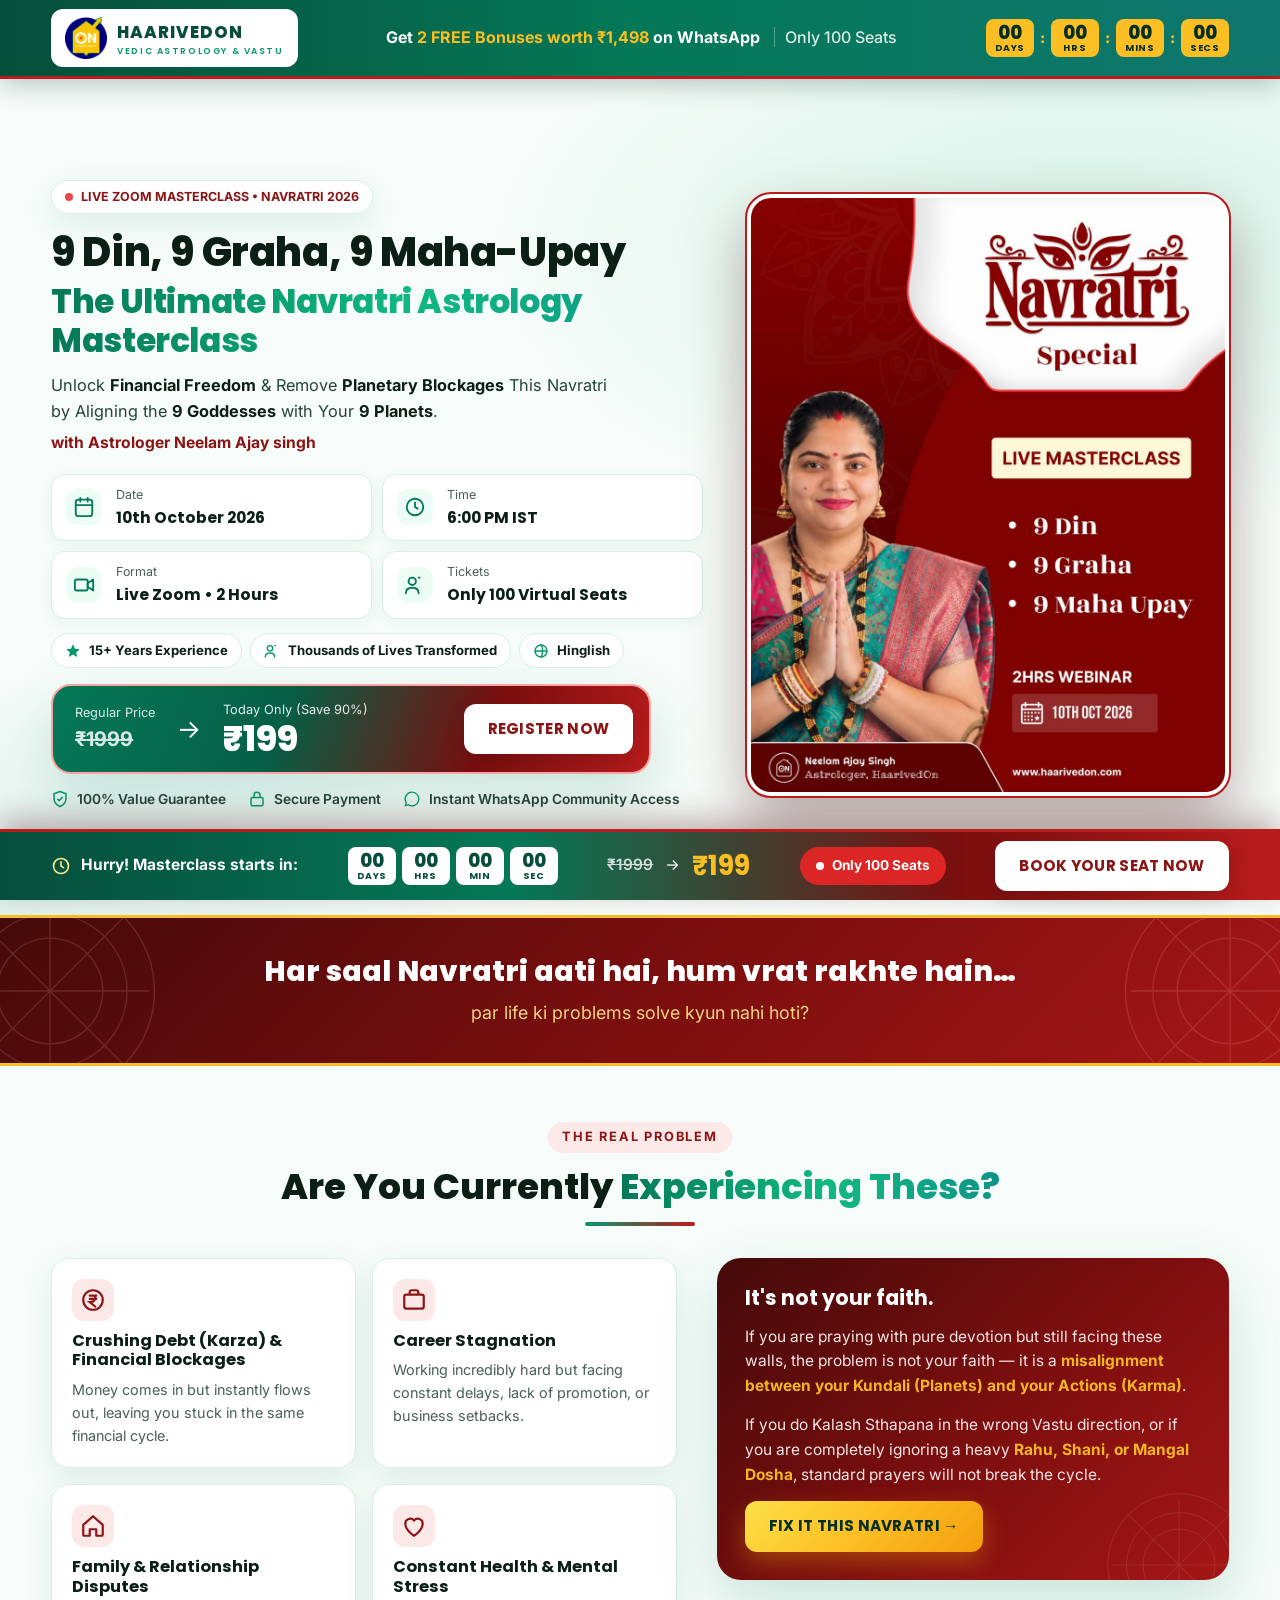
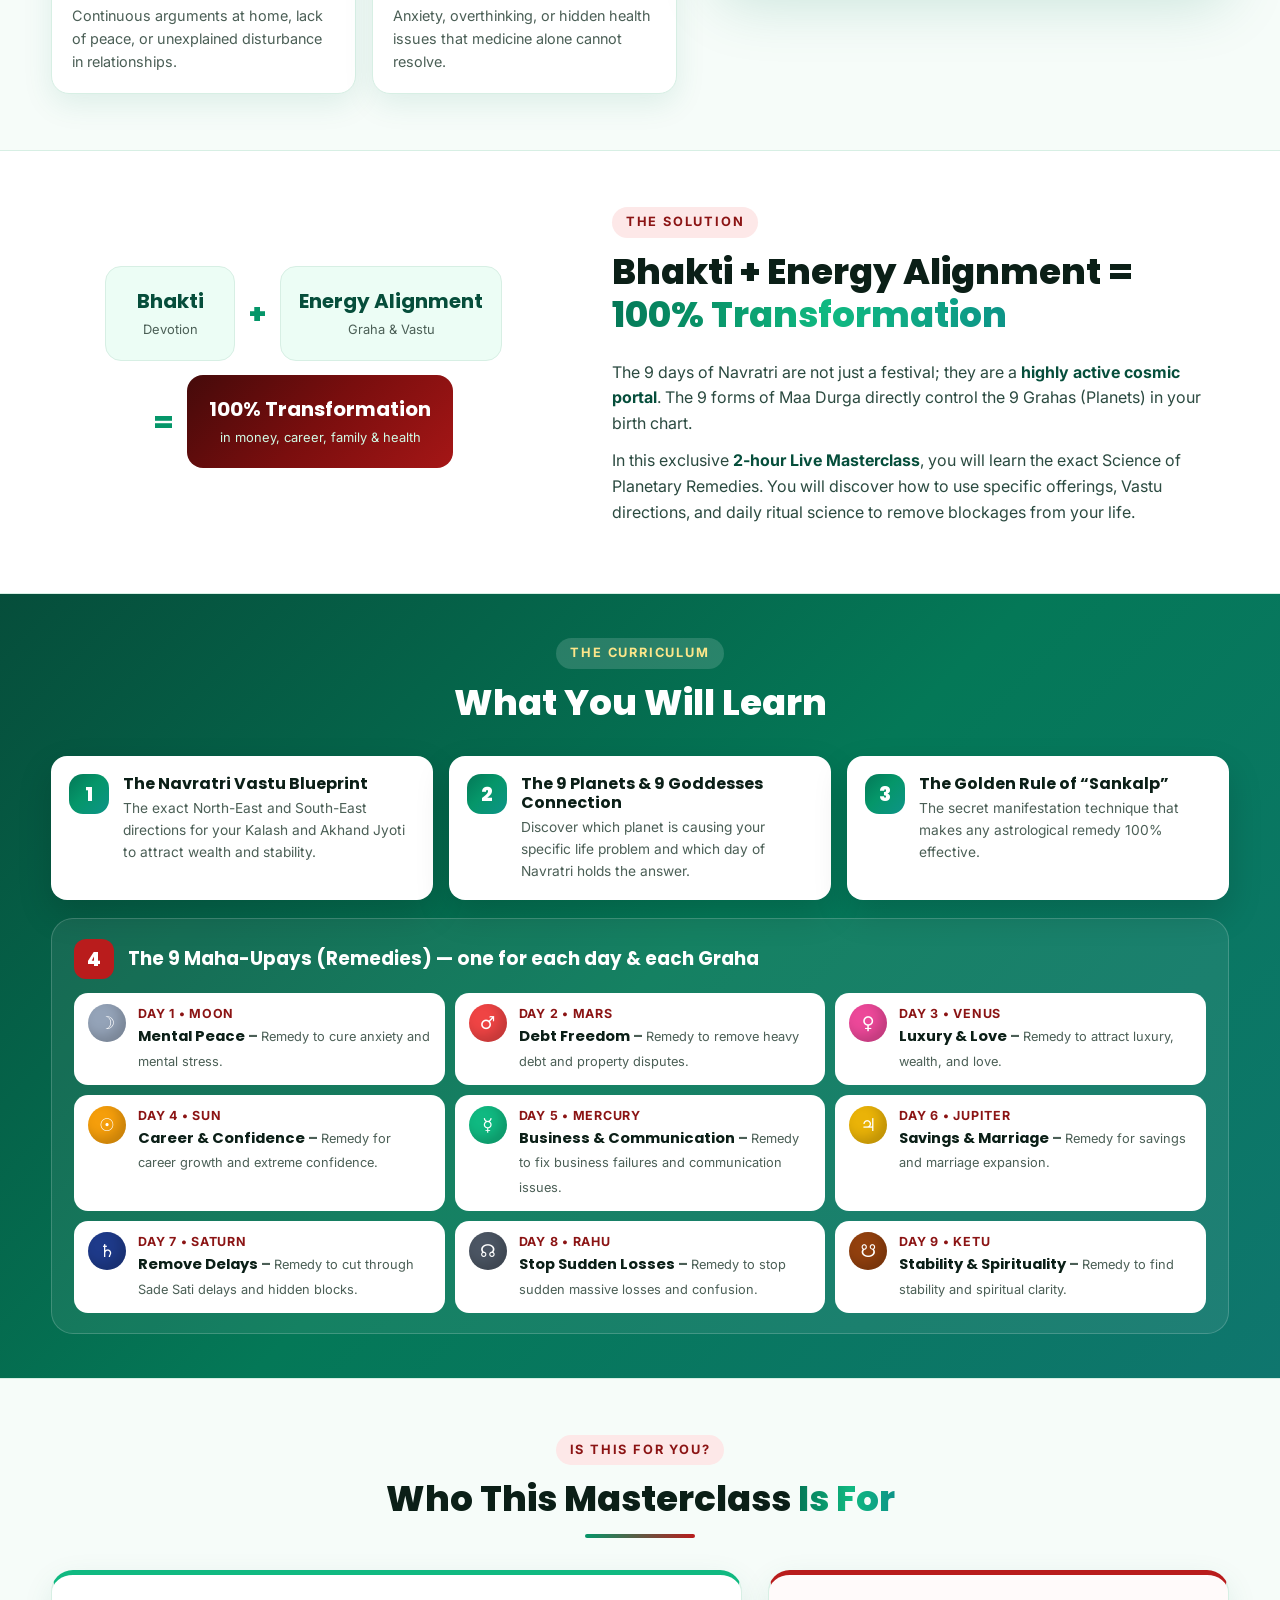
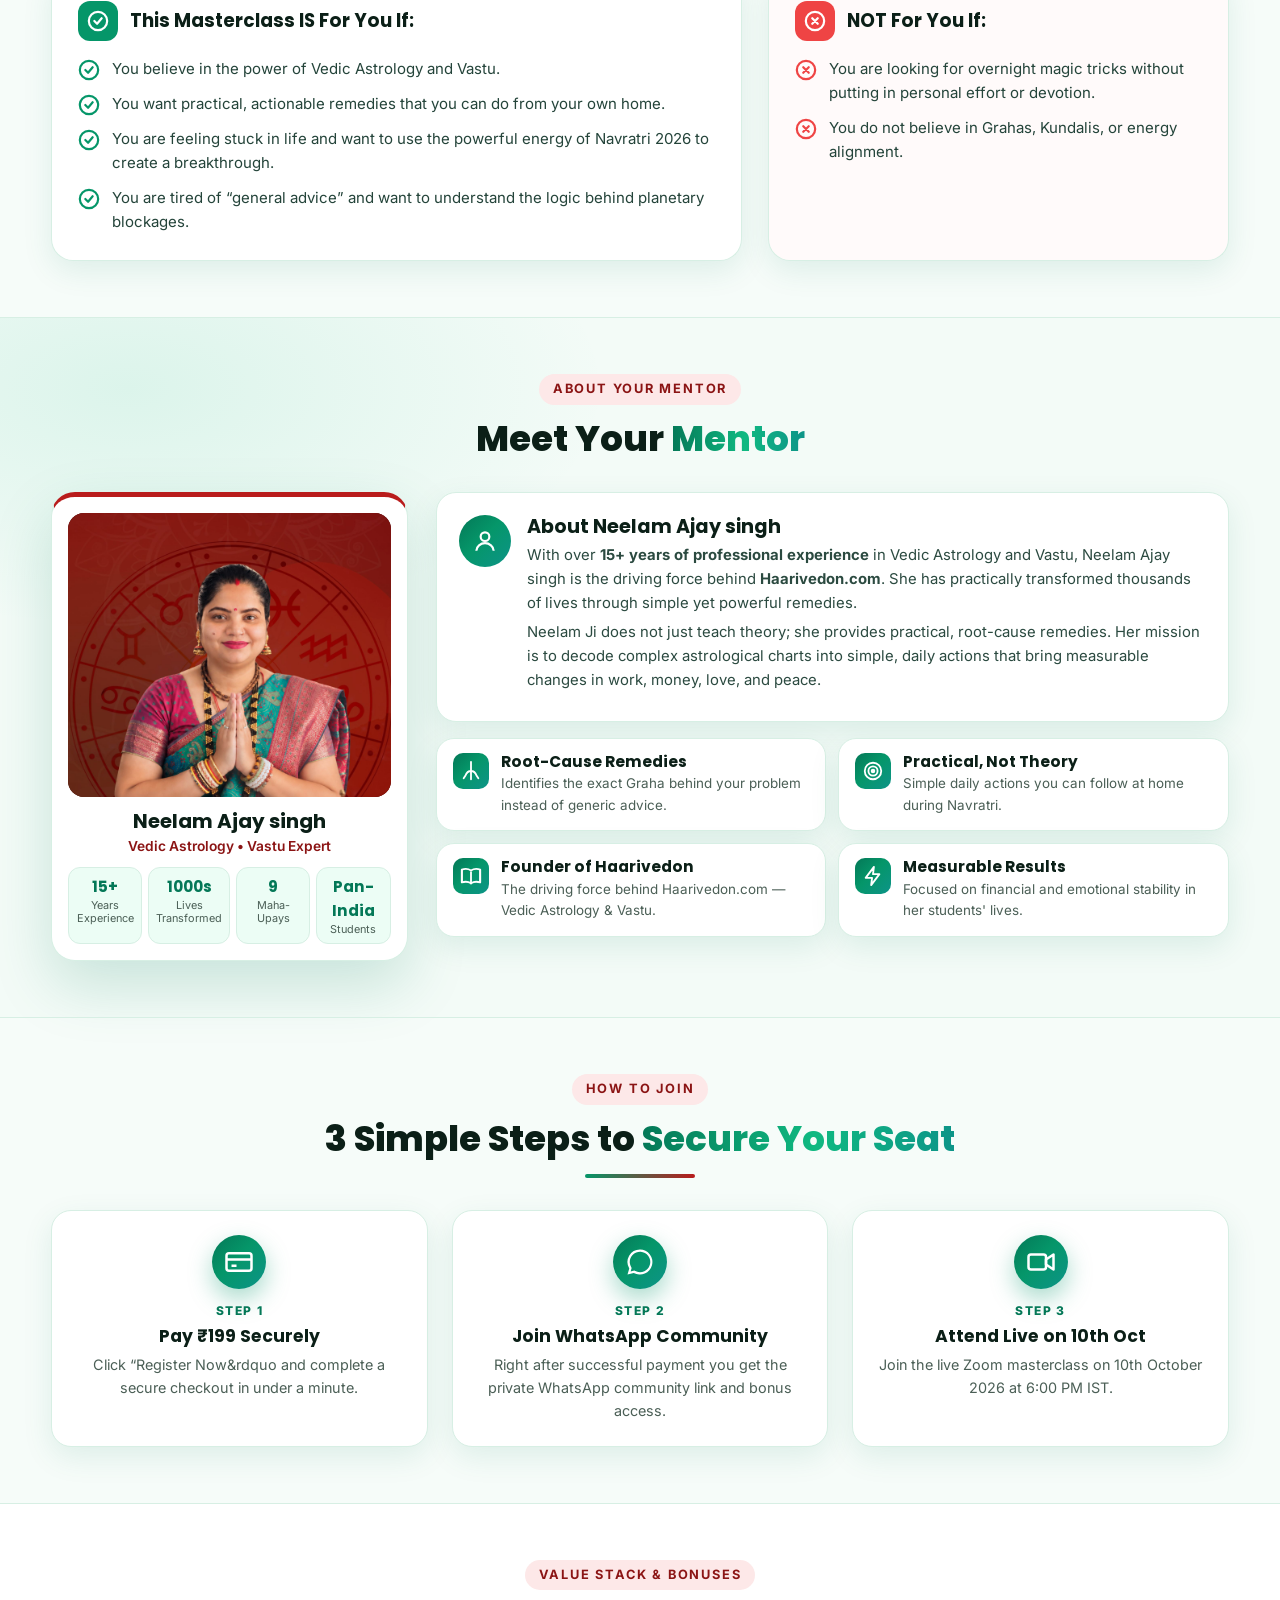
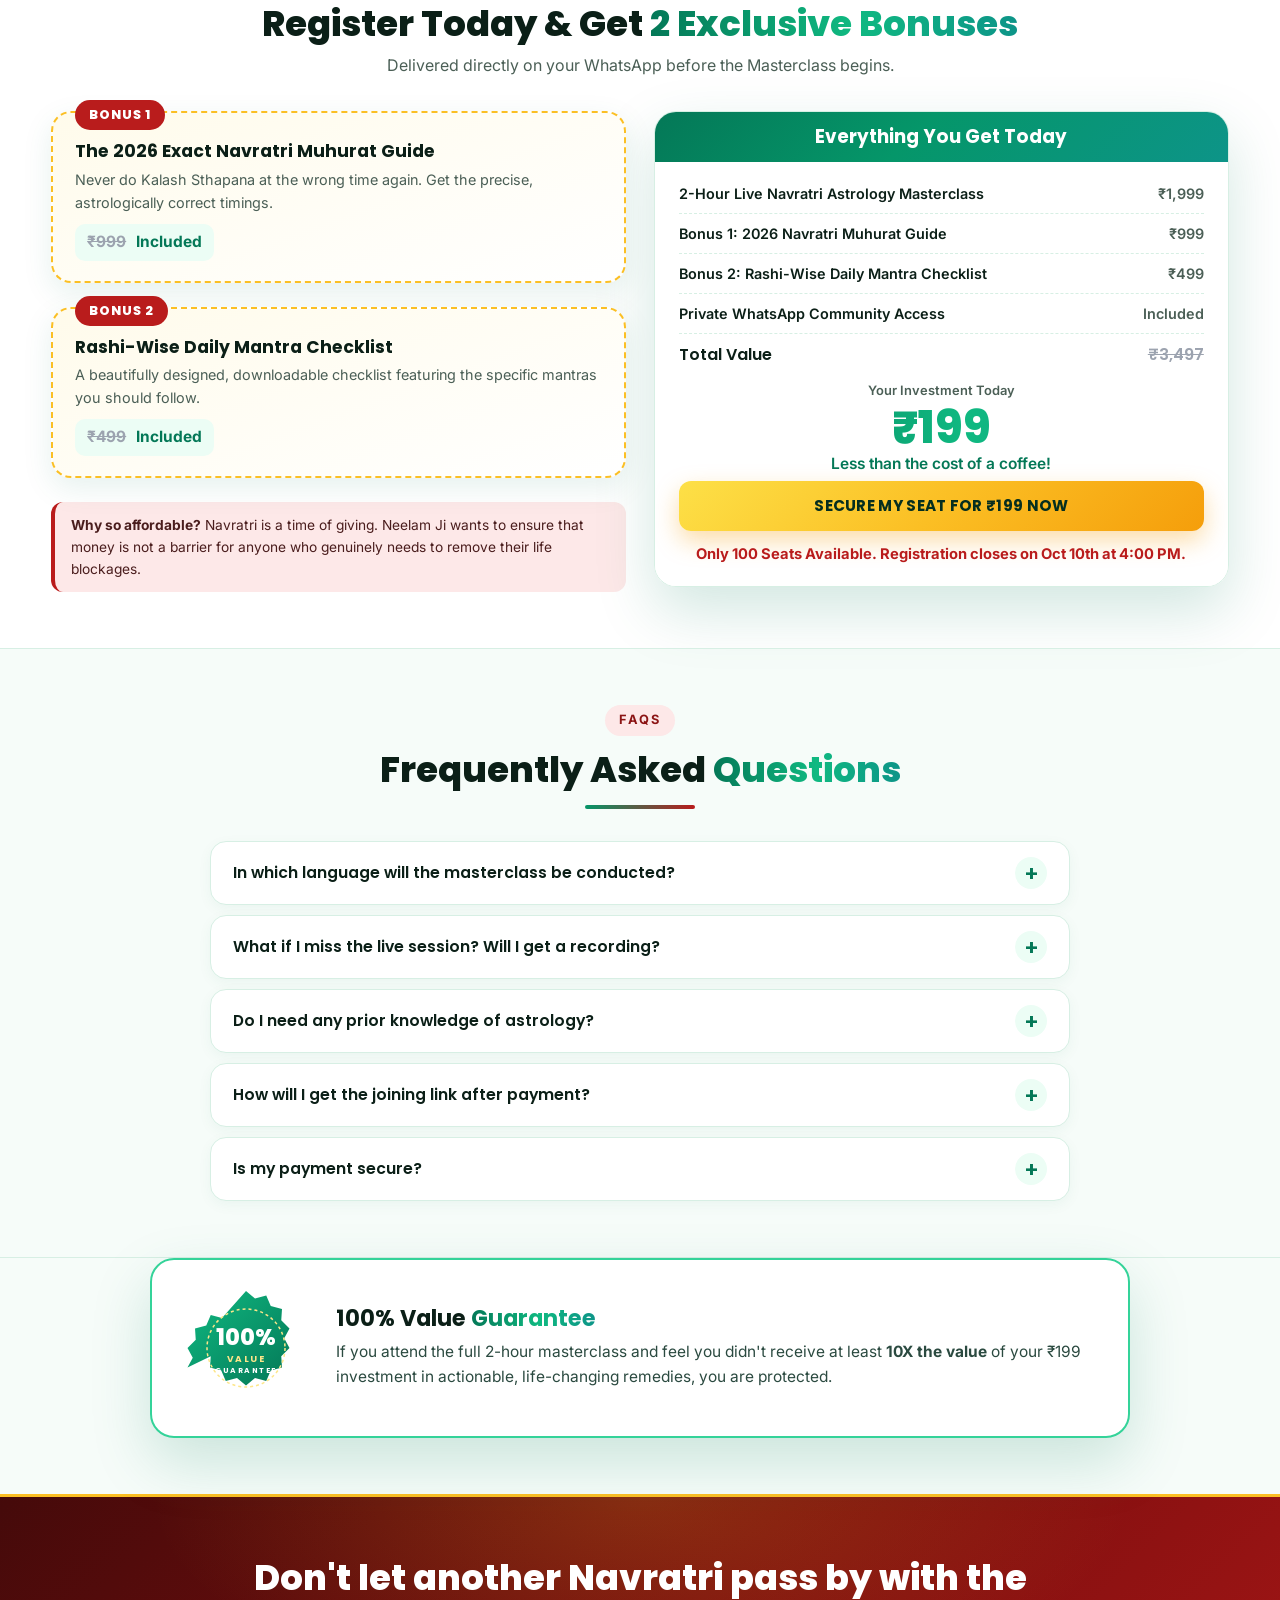
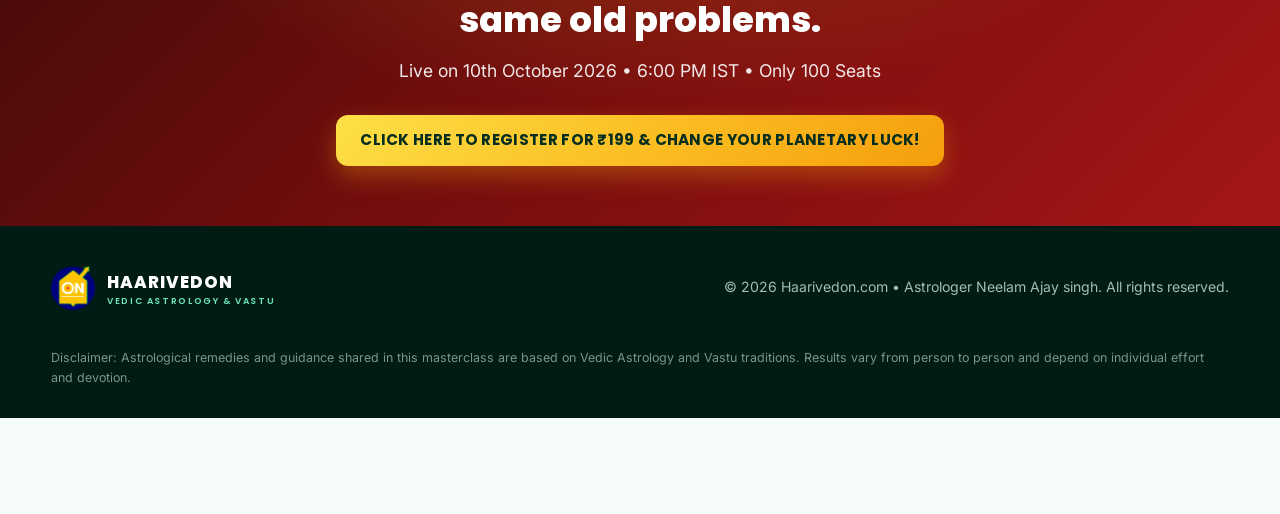
<file: index.html>
<!DOCTYPE html>
<html lang="en">

<head>
  <meta charset="UTF-8">
  <meta name="viewport" content="width=device-width, initial-scale=1.0, viewport-fit=cover">
  <link rel="icon" type="image/svg+xml" href="assets/logo1.png">
  <title>9 Din, 9 Graha, 9 Maha-Upay | Navratri Astrology Masterclass with Neelam Ajay singh – HAARIVEDON</title>
  <meta name="description"
    content="Live Zoom Navratri Astrology Masterclass by Neelam Ajay singh on 10 October 2026, 6:00 PM IST. Learn the 9 Maha-Upays to remove planetary blockages. Register for just Rs 199.">
  <meta property="og:title" content="The Ultimate Navratri Astrology Masterclass – HAARIVEDON">
  <meta property="og:description"
    content="9 Din, 9 Graha, 9 Maha-Upay. Live on 10 October 2026, 6:00 PM IST. Only 100 seats. Rs 199.">
  <meta name="theme-color" content="#047857">
  <link rel="preconnect" href="https://fonts.googleapis.com">
  <link rel="preconnect" href="https://fonts.gstatic.com" crossorigin>
  <link
    href="https://fonts.googleapis.com/css2?family=Inter:wght@400;500;600;700&family=Poppins:wght@500;600;700;800&display=swap"
    rel="stylesheet">
  <link rel="stylesheet" href="styles.css">
  <script src="config.js"></script>
  <!-- Meta Pixel Code -->
  <script>
    !function (f, b, e, v, n, t, s) {
      if (f.fbq) return; n = f.fbq = function () {
        n.callMethod ?
        n.callMethod.apply(n, arguments) : n.queue.push(arguments)
      };
      if (!f._fbq) f._fbq = n; n.push = n; n.loaded = !0; n.version = '2.0';
      n.queue = []; t = b.createElement(e); t.async = !0;
      t.src = v; s = b.getElementsByTagName(e)[0];
      s.parentNode.insertBefore(t, s)
    }(window, document, 'script',
      'https://connect.facebook.net/en_US/fbevents.js');
    fbq('init', '1376595110915461');
    fbq('track', 'PageView');
  </script>
  <noscript><img height="1" width="1" style="display:none"
      src="https://www.facebook.com/tr?id=1376595110915461&ev=PageView&noscript=1" /></noscript>
  <!-- End Meta Pixel Code -->
</head>

<body>

  <svg width="0" height="0" style="position:absolute" aria-hidden="true">
    <defs>
      <symbol id="i-cal" viewBox="0 0 24 24" fill="none" stroke="currentColor" stroke-width="2" stroke-linecap="round"
        stroke-linejoin="round">
        <rect x="3" y="4" width="18" height="18" rx="3" />
        <path d="M8 2v4M16 2v4M3 10h18" />
      </symbol>
      <symbol id="i-clock" viewBox="0 0 24 24" fill="none" stroke="currentColor" stroke-width="2"
        stroke-linecap="round">
        <circle cx="12" cy="12" r="9" />
        <path d="M12 7v5l3 2" />
      </symbol>
      <symbol id="i-video" viewBox="0 0 24 24" fill="none" stroke="currentColor" stroke-width="2"
        stroke-linejoin="round">
        <rect x="2" y="6" width="14" height="12" rx="2" />
        <path d="M16 10l6-4v12l-6-4z" />
      </symbol>
      <symbol id="i-users" viewBox="0 0 24 24" fill="none" stroke="currentColor" stroke-width="2"
        stroke-linecap="round">
        <circle cx="9" cy="8" r="4" />
        <path d="M2 21c0-4 3-6 7-6s7 2 7 6M16 4a4 4 0 011 0" />
      </symbol>
      <symbol id="i-check" viewBox="0 0 24 24" fill="none" stroke="currentColor" stroke-width="2.4"
        stroke-linecap="round" stroke-linejoin="round">
        <circle cx="12" cy="12" r="10" />
        <path d="M8 12l3 3 5-6" />
      </symbol>
      <symbol id="i-x" viewBox="0 0 24 24" fill="none" stroke="currentColor" stroke-width="2.4" stroke-linecap="round">
        <circle cx="12" cy="12" r="10" />
        <path d="M9 9l6 6M15 9l-6 6" />
      </symbol>
      <symbol id="i-shield" viewBox="0 0 24 24" fill="none" stroke="currentColor" stroke-width="2"
        stroke-linejoin="round">
        <path d="M12 2l8 3v6c0 5-3.5 9-8 11-4.5-2-8-6-8-11V5z" />
        <path d="M8.5 12l2.2 2.2 4.8-5" />
      </symbol>
      <symbol id="i-lock" viewBox="0 0 24 24" fill="none" stroke="currentColor" stroke-width="2">
        <rect x="4" y="10" width="16" height="11" rx="2" />
        <path d="M8 10V7a4 4 0 018 0v3" />
      </symbol>
      <symbol id="i-wa" viewBox="0 0 24 24" fill="currentColor">
        <path
          d="M12 2a10 10 0 00-8.6 15.1L2 22l5-1.3A10 10 0 1012 2zm0 18.2a8.2 8.2 0 01-4.2-1.2l-.3-.2-3 .8.8-2.9-.2-.3A8.2 8.2 0 1112 20.2z" />
      </symbol>
      <symbol id="i-star" viewBox="0 0 24 24" fill="currentColor">
        <path d="M12 2l3 6.6 7 .7-5.3 4.8 1.6 7-6.3-3.8L5.7 21l1.6-7L2 9.3l7-.7z" />
      </symbol>
      <symbol id="i-coin" viewBox="0 0 24 24" fill="none" stroke="currentColor" stroke-width="2" stroke-linecap="round">
        <circle cx="12" cy="12" r="9" />
        <path d="M9 8h6M9 11h6M13 8c2 0 2 6-4 6l5 4" />
      </symbol>
      <symbol id="i-brief" viewBox="0 0 24 24" fill="none" stroke="currentColor" stroke-width="2"
        stroke-linejoin="round">
        <rect x="3" y="7" width="18" height="13" rx="2" />
        <path d="M8 7V5a2 2 0 012-2h4a2 2 0 012 2v2" />
      </symbol>
      <symbol id="i-home" viewBox="0 0 24 24" fill="none" stroke="currentColor" stroke-width="2"
        stroke-linejoin="round">
        <path d="M3 11l9-8 9 8v9a1 1 0 01-1 1h-5v-6H9v6H4a1 1 0 01-1-1z" />
      </symbol>
      <symbol id="i-heart" viewBox="0 0 24 24" fill="none" stroke="currentColor" stroke-width="2"
        stroke-linejoin="round">
        <path d="M12 21s-8-5-8-11a4.5 4.5 0 018-3 4.5 4.5 0 018 3c0 6-8 11-8 11z" />
      </symbol>
      <symbol id="i-user" viewBox="0 0 24 24" fill="none" stroke="currentColor" stroke-width="2">
        <circle cx="12" cy="8" r="4" />
        <path d="M4 21c0-4 4-7 8-7s8 3 8 7" />
      </symbol>
      <symbol id="i-root" viewBox="0 0 24 24" fill="none" stroke="currentColor" stroke-width="2" stroke-linecap="round">
        <path d="M12 2v10M12 12c-3 0-5 2-6 5M12 12c3 0 5 2 6 5M12 12v9M6 17l-2 3M18 17l2 3" />
      </symbol>
      <symbol id="i-book" viewBox="0 0 24 24" fill="none" stroke="currentColor" stroke-width="2"
        stroke-linejoin="round">
        <path d="M2 5c3-1 7-1 10 1 3-2 7-2 10-1v14c-3-1-7-1-10 1-3-2-7-2-10-1z" />
        <path d="M2 5v14M12 7v14M22 5v14" />
      </symbol>
      <symbol id="i-spark" viewBox="0 0 24 24" fill="none" stroke="currentColor" stroke-width="2"
        stroke-linejoin="round">
        <path d="M13 2L4 14h7l-1 8 9-12h-7z" />
      </symbol>
      <symbol id="i-target" viewBox="0 0 24 24" fill="none" stroke="currentColor" stroke-width="2">
        <circle cx="12" cy="12" r="9" />
        <circle cx="12" cy="12" r="5" />
        <circle cx="12" cy="12" r="1.5" fill="currentColor" />
      </symbol>
      <symbol id="i-card" viewBox="0 0 24 24" fill="none" stroke="currentColor" stroke-width="2">
        <rect x="2" y="5" width="20" height="14" rx="2" />
        <path d="M2 10h20M6 15h4" />
      </symbol>
      <symbol id="i-lang" viewBox="0 0 24 24" fill="none" stroke="currentColor" stroke-width="2" stroke-linecap="round">
        <circle cx="12" cy="12" r="9" />
        <path d="M3 12h18M12 3c3 3 3 15 0 18M12 3c-3 3-[...]
    <symbol id=" logo" viewBox="0 0 40 40">
          <circle cx="20" cy="20" r="19" fill="#047857" />
          <g fill="none" stroke="#fde68a" stroke-width="1.6">
            <circle cx="20" cy="20" r="11" />
            <path d="M20 5v6M20 29v6M5 20h6M29 20h6" />
          </g>
      </symbol>
      <symbol id="mandala" viewBox="0 0 200 200">
        <g fill="none" stroke="currentColor" stroke-width="1.2">
          <circle cx="100" cy="100" r="95" />
          <circle cx="100" cy="100" r="70" />
          <circle cx="100" cy="100" r="48" />
          <path d="M100 10v180M10 100h180M32 32l136 136M168 32L32 168" />
        </g>
      </symbol>
    </defs>
  </svg>

  <header class="topbar">
    <div class="container">
      <a href="#" class="logo" aria-label="HAARIVEDON home"><img src="assets/logo1.png" alt="HAARIVEDON logo" width="40"
          height="40">
        <div>HAARIVEDON<small>VEDIC ASTROLOGY &amp; VASTU</small></div>
      </a>
      <div class="offer">Get <b>2 FREE Bonuses worth &#8377;1,498</b> on WhatsApp <span>Only 100 Seats</span></div>
      <div class="cd" aria-label="Countdown to masterclass">
        <div class="u"><span data-cd="d">00</span><small>DAYS</small></div><span class="sep">:</span>
        <div class="u"><span data-cd="h">00</span><small>HRS</small></div><span class="sep">:</span>
        <div class="u"><span data-cd="m">00</span><small>MINS</small></div><span class="sep">:</span>
        <div class="u"><span data-cd="s">00</span><small>SECS</small></div>
      </div>
    </div>
  </header>

  <section class="hero">
    <div class="container hero-grid">
      <div>
        <span class="pill"><i class="dot"></i> LIVE ZOOM MASTERCLASS &bull; NAVRATRI 2026</span>
        <h1>9 Din, 9 Graha, 9 Maha-Upay<span class="grad-text">The Ultimate Navratri Astrology Masterclass</span></h1>
        <p class="lead">Unlock <b>Financial Freedom</b> &amp; Remove <b>Planetary Blockages</b> This Navratri by
          Aligning the <b>9 Goddesses</b> with Your <b>9 Planets</b>.</p>
        <p class="by">with Astrologer Neelam Ajay singh</p>

        <div class="info-grid">
          <div class="info">
            <div class="ic"><svg>
                <use href="#i-cal" />
              </svg></div>
            <div><small>Date</small><b>10th October 2026</b></div>
          </div>
          <div class="info">
            <div class="ic"><svg>
                <use href="#i-clock" />
              </svg></div>
            <div><small>Time</small><b>6:00 PM IST</b></div>
          </div>
          <div class="info">
            <div class="ic"><svg>
                <use href="#i-video" />
              </svg></div>
            <div><small>Format</small><b>Live Zoom &bull; 2 Hours</b></div>
          </div>
          <div class="info">
            <div class="ic"><svg>
                <use href="#i-users" />
              </svg></div>
            <div><small>Tickets</small><b>Only 100 Virtual Seats</b></div>
          </div>
        </div>

        <div class="chips">
          <span class="chip"><svg>
              <use href="#i-star" />
            </svg>15+ Years Experience</span>
          <span class="chip"><svg>
              <use href="#i-users" />
            </svg>Thousands of Lives Transformed</span>
          <span class="chip"><svg>
              <use href="#i-lang" />
            </svg>Hinglish</span>
        </div>

        <div class="price-card">
          <div class="old">Regular Price<s>&#8377;<span data-regular>1999</span></s></div>
          <div class="arrow">&rarr;</div>
          <div class="now"><small>Today Only (Save 90%)</small><b>&#8377;<span data-price>199</span></b></div>
          <a href="#register" class="btn btn-white" data-pay>Register Now</a>
        </div>

        <div class="trust">
          <span><svg>
              <use href="#i-shield" />
            </svg>100% Value Guarantee</span>
          <span><svg>
              <use href="#i-lock" />
            </svg>Secure Payment</span>
          <span><svg>
              <use href="#i-wa" />
            </svg>Instant WhatsApp Community Access</span>
        </div>
      </div>

      <div class="reveal">
        <img class="poster-img" src="assets/navratri-poster.jpg"
          alt="Navratri Special Live Masterclass with Neelam Ajay singh – 9 Din, 9 Graha, 9 Maha Upay – 10th Oct 2026"
          width="1278" height="1470">
      </div>
    </div>
  </section>

  <!-- BAND -->
  <section class="band">
    <svg class="band-mandala l" aria-hidden="true">
      <use href="#mandala" />
    </svg><svg class="band-mandala r" aria-hidden="true">
      <use href="#mandala" />
    </svg>
    <div class="container">
      <h2>Har saal Navratri aati hai, hum vrat rakhte hain&hellip;</h2>
      <p>par life ki problems solve kyun nahi hoti?</p>
    </div>
  </section>

  <!-- PROBLEM -->
  <section class="section" id="problem">
    <div class="container">
      <div class="section-head reveal">
        <span class="eyebrow">The Real Problem</span>
        <h2>Are You Currently <span class="grad-text">Experiencing These?</span></h2>
        <div class="bar"></div>
      </div>
      <div class="prob-grid">
        <div class="cards2">
          <div class="card reveal">
            <div class="ic"><svg>
                <use href="#i-coin" />
              </svg></div>
            <h3>Crushing Debt (Karza) &amp; Financial Blockages</h3>
            <p>Money comes in but instantly flows out, leaving you stuck in the same financial cycle.</p>
          </div>
          <div class="card reveal">
            <div class="ic"><svg>
                <use href="#i-brief" />
              </svg></div>
            <h3>Career Stagnation</h3>
            <p>Working incredibly hard but facing constant delays, lack of promotion, or business setbacks.</p>
          </div>
          <div class="card reveal">
            <div class="ic"><svg>
                <use href="#i-home" />
              </svg></div>
            <h3>Family &amp; Relationship Disputes</h3>
            <p>Continuous arguments at home, lack of peace, or unexplained disturbance in relationships.</p>
          </div>
          <div class="card reveal">
            <div class="ic"><svg>
                <use href="#i-heart" />
              </svg></div>
            <h3>Constant Health &amp; Mental Stress</h3>
            <p>Anxiety, overthinking, or hidden health issues that medicine alone cannot resolve.</p>
          </div>
        </div>
        <div class="callout reveal">
          <svg class="mandala">
            <use href="#mandala" />
          </svg>
          <h3>It's not your faith.</h3>
          <p>If you are praying with pure devotion but still facing these walls, the problem is not your faith &mdash;
            it is a <b>misalignment between your Kundali (Planets) and your Actions (Karma)</b>.</p>
          <p>If you do Kalash Sthapana in the wrong Vastu direction, or if you are completely ignoring a heavy <b>Rahu,
              Shani, or Mangal Dosha</b>, standard prayers will not break the cycle.</p>
          <a href="#register" class="btn btn-gold" data-pay>Fix It This Navratri &rarr;</a>
        </div>
      </div>
    </div>
  </section>

  <!-- SOLUTION -->
  <section class="section solution">
    <div class="container sol-grid">
      <div class="reveal">
        <div class="equation">
          <div class="eq"><b>Bhakti</b><small>Devotion</small></div>
          <div class="op">+</div>
          <div class="eq"><b>Energy Alignment</b><small>Graha &amp; Vastu</small></div>
        </div>
        <div class="equation">
          <div class="op">=</div>
          <div class="eq final"><b>100% Transformation</b><small>in money, career, family &amp; health</small></div>
        </div>
      </div>
      <div class="sol-text reveal">
        <div class="section-head" style="text-align:left;margin:0 0 24px">
          <span class="eyebrow">The Solution</span>
          <h2>Bhakti + Energy Alignment = <span class="grad-text">100% Transformation</span></h2>
        </div>
        <p>The 9 days of Navratri are not just a festival; they are a <b>highly active cosmic portal</b>. The 9 forms of
          Maa Durga directly control the 9 Grahas (Planets) in your birth chart.</p>
        <p>In this exclusive <b>2-hour Live Masterclass</b>, you will learn the exact Science of Planetary Remedies. You
          will discover how to use specific offerings, Vastu directions, and daily ritual science to remove blockages
          from your life.</p>
      </div>
    </div>
  </section>

  <!-- CURRICULUM -->
  <section class="section learn" id="learn">
    <div class="container">
      <div class="section-head reveal">
        <span class="eyebrow">The Curriculum</span>
        <h2>What You Will Learn</h2>
      </div>
      <div class="mods">
        <div class="mod reveal">
          <div class="num">1</div>
          <div>
            <h3>The Navratri Vastu Blueprint</h3>
            <p>The exact North-East and South-East directions for your Kalash and Akhand Jyoti to attract wealth and
              stability.</p>
          </div>
        </div>
        <div class="mod reveal">
          <div class="num">2</div>
          <div>
            <h3>The 9 Planets &amp; 9 Goddesses Connection</h3>
            <p>Discover which planet is causing your specific life problem and which day of Navratri holds the answer.
            </p>
          </div>
        </div>
        <div class="mod reveal">
          <div class="num">3</div>
          <div>
            <h3>The Golden Rule of &ldquo;Sankalp&rdquo;</h3>
            <p>The secret manifestation technique that makes any astrological remedy 100% effective.</p>
          </div>
        </div>
      </div>

      <div class="upay reveal">
        <div class="upay-head">
          <div class="num">4</div>
          <div>
            <h3>The 9 Maha-Upays (Remedies) &mdash; one for each day &amp; each Graha</h3>
          </div>
        </div>
        <div class="days">
          <div class="day">
            <div class="planet" style="background:#94a3b8">&#9789;</div>
            <div><small>Day 1 &bull; Moon</small><b>Mental Peace</b>
              <p>Remedy to cure anxiety and mental stress.</p>
            </div>
          </div>
          <div class="day">
            <div class="planet" style="background:#ef4444">&#9794;</div>
            <div><small>Day 2 &bull; Mars</small><b>Debt Freedom</b>
              <p>Remedy to remove heavy debt and property disputes.</p>
            </div>
          </div>
          <div class="day">
            <div class="planet" style="background:#ec4899">&#9792;</div>
            <div><small>Day 3 &bull; Venus</small><b>Luxury &amp; Love</b>
              <p>Remedy to attract luxury, wealth, and love.</p>
            </div>
          </div>
          <div class="day">
            <div class="planet" style="background:#f59e0b">&#9737;</div>
            <div><small>Day 4 &bull; Sun</small><b>Career &amp; Confidence</b>
              <p>Remedy for career growth and extreme confidence.</p>
            </div>
          </div>
          <div class="day">
            <div class="planet" style="background:#10b981">&#9791;</div>
            <div><small>Day 5 &bull; Mercury</small><b>Business &amp; Communication</b>
              <p>Remedy to fix business failures and communication issues.</p>
            </div>
          </div>
          <div class="day">
            <div class="planet" style="background:#eab308">&#9795;</div>
            <div><small>Day 6 &bull; Jupiter</small><b>Savings &amp; Marriage</b>
              <p>Remedy for savings and marriage expansion.</p>
            </div>
          </div>
          <div class="day">
            <div class="planet" style="background:#1e3a8a">&#9796;</div>
            <div><small>Day 7 &bull; Saturn</small><b>Remove Delays</b>
              <p>Remedy to cut through Sade Sati delays and hidden blocks.</p>
            </div>
          </div>
          <div class="day">
            <div class="planet" style="background:#4b5563">&#9738;</div>
            <div><small>Day 8 &bull; Rahu</small><b>Stop Sudden Losses</b>
              <p>Remedy to stop sudden massive losses and confusion.</p>
            </div>
          </div>
          <div class="day">
            <div class="planet" style="background:#92400e">&#9739;</div>
            <div><small>Day 9 &bull; Ketu</small><b>Stability &amp; Spirituality</b>
              <p>Remedy to find stability and spiritual clarity.</p>
            </div>
          </div>
        </div>
      </div>

    </div>
  </section>

  <!-- WHO FOR -->
  <section class="section">
    <div class="container">
      <div class="section-head reveal">
        <span class="eyebrow">Is This For You?</span>
        <h2>Who This Masterclass <span class="grad-text">Is For</span></h2>
        <div class="bar"></div>
      </div>
      <div class="fit-grid">
        <div class="fit yes reveal">
          <h3><span class="badge"><svg width="22" height="22">
                <use href="#i-check" />
              </svg></span>This Masterclass IS For You If:</h3>
          <ul>
            <li><svg>
                <use href="#i-check" />
              </svg>You believe in the power of Vedic Astrology and Vastu.</li>
            <li><svg>
                <use href="#i-check" />
              </svg>You want practical, actionable remedies that you can do from your own home.</li>
            <li><svg>
                <use href="#i-check" />
              </svg>You are feeling stuck in life and want to use the powerful energy of Navratri 2026 to create a
              breakthrough.</li>
            <li><svg>
                <use href="#i-check" />
              </svg>You are tired of &ldquo;general advice&rdquo; and want to understand the logic behind planetary
              blockages.</li>
          </ul>
        </div>
        <div class="fit no reveal">
          <h3><span class="badge"><svg width="22" height="22">
                <use href="#i-x" />
              </svg></span>NOT For You If:</h3>
          <ul>
            <li><svg>
                <use href="#i-x" />
              </svg>You are looking for overnight magic tricks without putting in personal effort or devotion.</li>
            <li><svg>
                <use href="#i-x" />
              </svg>You do not believe in Grahas, Kundalis, or energy alignment.</li>
          </ul>
        </div>
      </div>
    </div>
  </section>

  <!-- MENTOR -->
  <section class="section mentor-sec" id="mentor">
    <div class="container">
      <div class="section-head reveal">
        <span class="eyebrow">About Your Mentor</span>
        <h2>Meet Your <span class="grad-text">Mentor</span></h2>
      </div>
      <div class="mentor-grid">
        <div class="m-card reveal">
          <div class="m-photo" data-mentor-photo>
            <svg viewBox="0 0 200 200" color="#fde68a">
              <use href="#mandala" />
            </svg>
            <span class="ph">NN</span>
          </div>
          <h3>Neelam Ajay singh</h3>
          <div class="role">Vedic Astrology &bull; Vastu Expert</div>
          <div class="stats">
            <div class="stat"><b>15+</b><small>Years Experience</small></div>
            <div class="stat"><b>1000s</b><small>Lives Transformed</small></div>
            <div class="stat"><b>9</b><small>Maha-Upays</small></div>
            <div class="stat"><b>Pan-India</b><small>Students</small></div>
          </div>
        </div>
        <div>
          <div class="about reveal">
            <div class="ic"><svg width="26" height="26">
                <use href="#i-user" />
              </svg></div>
            <div>
              <h3>About Neelam Ajay singh</h3>
              <p>With over <b>15+ years of professional experience</b> in Vedic Astrology and Vastu, Neelam Ajay singh
                is the driving force behind <b>Haarivedon.com</b>. She has practically transformed thousands of lives
                through simple yet powerful remedies.</p>
              <p>Neelam Ji does not just teach theory; she provides practical, root-cause remedies. Her mission is to
                decode complex astrological charts into simple, daily actions that bring measurable changes in work,
                money, love, and peace.</p>
            </div>
          </div>
          <div class="feat">
            <div class="card reveal">
              <div class="ic"><svg>
                  <use href="#i-root" />
                </svg></div>
              <div>
                <h3>Root-Cause Remedies</h3>
                <p>Identifies the exact Graha behind your problem instead of generic advice.</p>
              </div>
            </div>
            <div class="card reveal">
              <div class="ic"><svg>
                  <use href="#i-target" />
                </svg></div>
              <div>
                <h3>Practical, Not Theory</h3>
                <p>Simple daily actions you can follow at home during Navratri.</p>
              </div>
            </div>
            <div class="card reveal">
              <div class="ic"><svg>
                  <use href="#i-book" />
                </svg></div>
              <div>
                <h3>Founder of Haarivedon</h3>
                <p>The driving force behind Haarivedon.com &mdash; Vedic Astrology &amp; Vastu.</p>
              </div>
            </div>
            <div class="card reveal">
              <div class="ic"><svg>
                  <use href="#i-spark" />
                </svg></div>
              <div>
                <h3>Measurable Results</h3>
                <p>Focused on financial and emotional stability in her students' lives.</p>
              </div>
            </div>
          </div>
        </div>
      </div>
    </div>
  </section>

  <!-- HOW IT WORKS -->
  <section class="section" id="how">
    <div class="container">
      <div class="section-head reveal">
        <span class="eyebrow">How To Join</span>
        <h2>3 Simple Steps to <span class="grad-text">Secure Your Seat</span></h2>
        <div class="bar"></div>
      </div>
      <div class="steps">
        <div class="step reveal">
          <div class="n"><svg>
              <use href="#i-card" />
            </svg></div><small>STEP 1</small>
          <h3>Pay &#8377;<span data-price>199</span> Securely</h3>
          <p>Click &ldquo;Register Now&rdquo and complete a secure checkout in under a minute.</p>
        </div>
        <div class="step reveal">
          <div class="n"><svg>
              <use href="#i-wa" />
            </svg></div><small>STEP 2</small>
          <h3>Join WhatsApp Community</h3>
          <p>Right after successful payment you get the private WhatsApp community link and bonus access.</p>
        </div>
        <div class="step reveal">
          <div class="n"><svg>
              <use href="#i-video" />
            </svg></div><small>STEP 3</small>
          <h3>Attend Live on 10th Oct</h3>
          <p>Join the live Zoom masterclass on 10th October 2026 at 6:00 PM IST.</p>
        </div>
      </div>
    </div>
  </section>

  <!-- BONUSES & PRICING -->
  <section class="section bonus-sec" id="register">
    <div class="container">
      <div class="section-head reveal">
        <span class="eyebrow">Value Stack &amp; Bonuses</span>
        <h2>Register Today &amp; Get <span class="grad-text">2 Exclusive Bonuses</span></h2>
        <p>Delivered directly on your WhatsApp before the Masterclass begins.</p>
      </div>
      <div class="bonus-layout">
        <div class="bonus-grid">
          <div class="bonus reveal"><span class="tagb">BONUS 1</span>
            <h3>The 2026 Exact Navratri Muhurat Guide</h3>
            <p>Never do Kalash Sthapana at the wrong time again. Get the precise, astrologically correct timings.</p>
            <span class="val"><s>&#8377;999</s> Included</span>
          </div>
          <div class="bonus reveal"><span class="tagb">BONUS 2</span>
            <h3>Rashi-Wise Daily Mantra Checklist</h3>
            <p>A beautifully designed, downloadable checklist featuring the specific mantras you should follow.</p><span
              class="val"><s>&#8377;499</s> Included</span>
          </div>
          <div class="why"><b>Why so affordable?</b> Navratri is a time of giving. Neelam Ji wants to ensure that money
            is not a barrier for anyone who genuinely needs to remove their life blockages.</div>
        </div>

        <div class="stack reveal">
          <div class="stack-head">
            <h3>Everything You Get Today</h3>
          </div>
          <div class="stack-body">
            <div class="row"><span>2-Hour Live Navratri Astrology Masterclass</span><span>&#8377;1,999</span></div>
            <div class="row"><span>Bonus 1: 2026 Navratri Muhurat Guide</span><span>&#8377;999</span></div>
            <div class="row"><span>Bonus 2: Rashi-Wise Daily Mantra Checklist</span><span>&#8377;499</span></div>
            <div class="row"><span>Private WhatsApp Community Access</span><span>Included</span></div>
            <div class="row total"><span>Total Value</span><span>&#8377;3,497</span></div>
            <div class="today">
              <small>Your Investment Today</small>
              <div class="big grad-text">&#8377;<span data-price>199</span></div>
              <div class="note">Less than the cost of a coffee!</div>
            </div>
            <a href="#" class="btn btn-gold pulse" data-pay>Secure My Seat for &#8377;<span data-price>199</span>
              Now</a>
            <div class="closing">Only 100 Seats Available. Registration closes on Oct 10th at 4:00 PM.</div>
          </div>
        </div>
      </div>
    </div>
  </section>

  <!-- FAQ -->
  <section class="section" id="faq">
    <div class="container">
      <div class="section-head reveal">
        <span class="eyebrow">FAQs</span>
        <h2>Frequently Asked <span class="grad-text">Questions</span></h2>
        <div class="bar"></div>
      </div>
      <div class="faq">
        <div class="qa reveal"><button aria-expanded="false">In which language will the masterclass be conducted?<span
              class="plus">+</span></button>
          <div class="ans">
            <p>The session will be conducted in Hinglish, making it easy for students across India to follow clearly.
            </p>
          </div>
        </div>
        <div class="qa reveal"><button aria-expanded="false">What if I miss the live session? Will I get a
            recording?<span class="plus">+</span></button>
          <div class="ans">
            <p>Yes! All registered participants will receive access to the session recording and resources after the
              event.</p>
          </div>
        </div>
        <div class="qa reveal"><button aria-expanded="false">Do I need any prior knowledge of astrology?<span
              class="plus">+</span></button>
          <div class="ans">
            <p>Not at all. This class is designed for beginners and seekers who want a practical understanding of
              remedies.</p>
          </div>
        </div>
        <div class="qa reveal"><button aria-expanded="false">How will I get the joining link after payment?<span
              class="plus">+</span></button>
          <div class="ans">
            <p>As soon as your payment is successful, we will send the Zoom joining link on your email and WhatsApp.</p>
          </div>
        </div>
        <div class="qa reveal"><button aria-expanded="false">Is my payment secure?<span class="plus">+</span></button>
          <div class="ans">
            <p>100% secure. All payments are processed through bank-grade secure gateways.</p>
          </div>
        </div>
      </div>
    </div>
  </section>

  <!-- GUARANTEE -->
  <section class="section" style="padding-top:0">
    <div class="container">
      <div class="guarantee reveal">
        <svg class="seal" viewBox="0 0 160 160" aria-hidden="true">
          <defs>
            <linearGradient id="sg" x1="0" y1="0" x2="1" y2="1">
              <stop offset="0" stop-color="#10b981" />
              <stop offset="1" stop-color="#047857" />
            </linearGradient>
          </defs>
          <g fill="url(#sg)">
            <path
              d="M80 4l12 10 15-4 6 14 15 4-1 15 11 11-7 13 7 13-11 11 1 15-15 4-6 14-15-4-12 10-12-10-15 4-6-14-15-4 1-15L2 106l7-13-7-13 11-11-1-15 15-4 6-14 15 4z" />
          </g>
          <circle cx="80" cy="80" r="52" fill="none" stroke="#fde68a" stroke-width="2" stroke-dasharray="4 4" />
          <text x="80" y="76" text-anchor="middle" font-family="Poppins" font-weight="800" font-size="30"
            fill="#fff">100%</text>
          <text x="80" y="98" text-anchor="middle" font-family="Poppins" font-weight="700" font-size="12" fill="#fde68a"
            letter-spacing="2">VALUE</text>
          <text x="80" y="113" text-anchor="middle" font-family="Poppins" font-weight="700" font-size="10" fill="#fff"
            letter-spacing="2">GUARANTEE</text>
        </svg>
        <div>
          <h3>100% Value <span class="grad-text">Guarantee</span></h3>
          <p>If you attend the full 2-hour masterclass and feel you didn't receive at least <b>10X the value</b> of your
            &#8377;<span data-price>199</span> investment in actionable, life-changing remedies, you are protected.</p>
        </div>
      </div>
    </div>
  </section>

  <!-- FINAL CTA -->
  <section class="final">
    <div class="container">
      <h2>Don't let another Navratri pass by with the same old problems.</h2>
      <p>Live on 10th October 2026 &bull; 6:00 PM IST &bull; Only 100 Seats</p>
      <a href="#" class="btn btn-gold pulse" data-pay>Click Here to Register for &#8377;<span data-price>199</span>
        &amp; Change Your Planetary Luck!</a>
    </div>
  </section>

  <footer>
    <div class="container">
      <a href="#" class="logo"><img src="assets/logo1.png" alt="HAARIVEDON logo" width="40" height="40">
        <div>HAARIVEDON<small style="color:#6ee7b7">VEDIC ASTROLOGY &amp; VASTU</small></div>
      </a>
      <div>&copy; 2026 Haarivedon.com &bull; Astrologer Neelam Ajay singh. All rights reserved.</div>
      <p class="disc">Disclaimer: Astrological remedies and guidance shared in this masterclass are based on Vedic
        Astrology and Vastu traditions. Results vary from person to person and depend on individual effort and devotion.
      </p>
      <!-- <div class="footer-admin">
        <button type="button" id="admin-export-btn" class="admin-export-link"
          title="Export captured leads to Excel (CSV)">📥 Admin: Export Leads to Excel / CSV</button>
      </div> -->
    </div>
  </footer>

  <!-- STICKY BAR -->
  <div class="sticky">
    <div class="container">
      <div class="hurry"><svg width="20" height="20" style="color:#fde68a">
          <use href="#i-clock" />
        </svg>Hurry! Masterclass starts in:</div>
      <div class="cd">
        <div class="u"><span data-cd="d">00</span><small>DAYS</small></div>
        <div class="u"><span data-cd="h">00</span><small>HRS</small></div>
        <div class="u"><span data-cd="m">00</span><small>MIN</small></div>
        <div class="u"><span data-cd="s">00</span><small>SEC</small></div>
      </div>
      <div class="pr"><s>&#8377;<span data-regular>1999</span></s>&rarr;<b>&#8377;<span data-price>199</span></b></div>
      <span class="seats"><i></i>Only 100 Seats</span>
      <a href="#" class="btn btn-white" data-pay>Book Your Seat Now</a>
    </div>
  </div>

  <div class="modal" id="checkout-modal" role="dialog" aria-modal="true" aria-labelledby="co-title">
    <div class="box co-box">
      <button class="co-x" data-close aria-label="Close">&times;</button>
      <img src="assets/logo1.png" alt="HAARIVEDON" class="co-logo" width="56" height="56">
      <h3 id="co-title">Register for Masterclass</h3>
      <div class="co-sub">Navratri Astrology Masterclass &bull; 10 Oct 2026, 6:00 PM IST</div>

      <form id="co-form" novalidate>
        <div class="co-field">
          <label class="co-label" for="co-name">Your Full Name <span class="req">*</span></label>
          <div class="co-input-wrap" id="wrap-name">
            <svg class="co-icon" viewBox="0 0 24 24" fill="none" stroke="currentColor" stroke-width="2"
              stroke-linecap="round" stroke-linejoin="round">
              <path d="M20 21v-2a4 4 0 0 0-4-4H8a4 4 0 0 0-4 4v2" />
              <circle cx="12" cy="7" r="4" />
            </svg>
            <input class="co-input" type="text" id="co-name" name="name" placeholder="e.g. Ramesh Sharma" required
              autocomplete="name">
          </div>
          <div class="co-err" id="err-name">Please enter your full name</div>
        </div>

        <div class="co-field">
          <label class="co-label" for="co-phone">WhatsApp / Mobile Number <span class="req">*</span></label>
          <div class="co-input-wrap" id="wrap-phone">
            <span class="co-prefix"><span class="co-flag">🇮🇳</span> +91</span>
            <input class="co-input" type="tel" id="co-phone" name="phone" placeholder="98765 43210" maxlength="14"
              required autocomplete="tel">
          </div>
          <div class="co-hint">Zoom joining link &amp; 2 bonuses will be sent on WhatsApp</div>
          <div class="co-err" id="err-phone">Please enter a valid 10-digit mobile number</div>
        </div>

        <div class="co-field">
          <label class="co-label" for="co-email">Email Address</label>
          <div class="co-input-wrap" id="wrap-email">
            <svg class="co-icon" viewBox="0 0 24 24" fill="none" stroke="currentColor" stroke-width="2"
              stroke-linecap="round" stroke-linejoin="round">
              <rect x="2" y="4" width="20" height="16" rx="2" />
              <path d="m22 7-10 7L2 7" />
            </svg>
            <input class="co-input" type="email" id="co-email" name="email" placeholder="name@example.com"
              autocomplete="email">
          </div>
          <div class="co-hint">Optional: to receive masterclass notes &amp; receipt on email</div>
          <div class="co-err" id="err-email">Please enter a valid email address or leave it blank</div>
        </div>

        <div class="co-summary">
          <div class="co-summary-row">
            <span>Live Masterclass (2 Hrs) + 2 Bonuses</span>
            <s>&#8377;<span data-regular>1999</span></s>
          </div>
          <div class="co-summary-row co-total">
            <span>Amount Payable Today:</span>
            <b>&#8377;<span data-price>199</span></b>
          </div>
        </div>

        <button type="submit" class="btn btn-gold co-pay" id="co-pay">
          <svg class="co-btn-lock" width="18" height="18" viewBox="0 0 24 24" fill="none" stroke="currentColor"
            stroke-width="2.4">
            <rect x="4" y="10" width="16" height="11" rx="2" />
            <path d="M8 10V7a4 4 0 0 1 8 0v3" />
          </svg>
          <span id="co-pay-text">Proceed to Pay &#8377;<span data-price>199</span> Securely</span>
        </button>

        <div class="co-secure">
          <svg width="13" height="13" viewBox="0 0 24 24" fill="none" stroke="currentColor" stroke-width="2.5"
            style="vertical-align:-2px">
            <rect x="3" y="11" width="18" height="11" rx="2" ry="2" />
            <path d="M7 11V7a5 5 0 0 1 10 0v4" />
          </svg>
          <span>Bank-Grade 256-Bit SSL Encrypted &bull; 100% Secure Checkout</span>
        </div>
      </form>
    </div>
  </div>

  <div class="modal" id="pay-modal" role="dialog" aria-modal="true">
    <div class="box">
      <h3></h3>
      <p></p><button class="btn btn-green" data-close>OK</button>
    </div>
  </div>

  <script src="https://checkout.razorpay.com/v1/checkout.js"></script>
  <script src="app.js"></script>
</body>

</html>
</file>
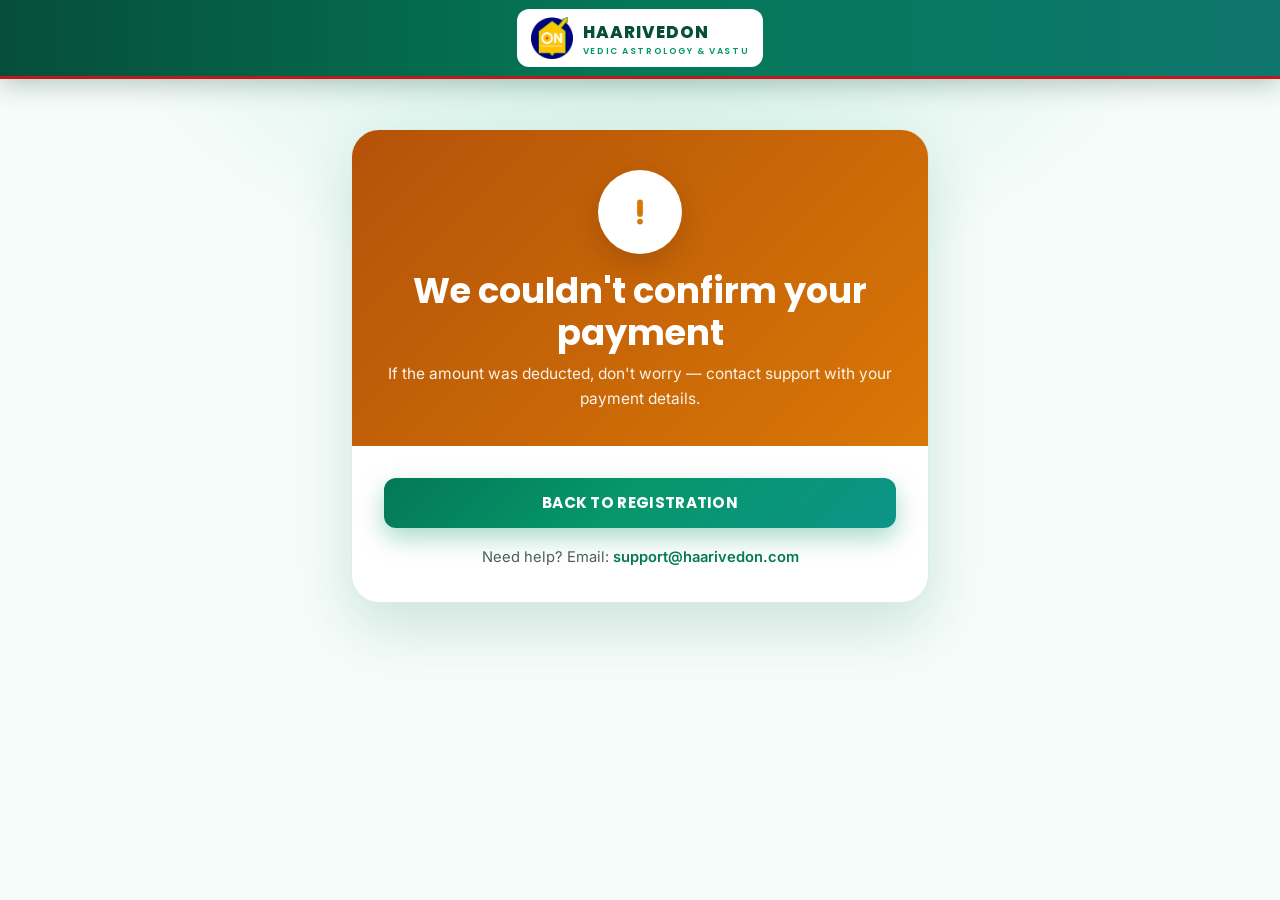
<file: thank-you.html>
<!DOCTYPE html>
<html lang="en">

<head>
  <meta charset="UTF-8">
  <meta name="viewport" content="width=device-width, initial-scale=1.0, viewport-fit=cover">
  <meta name="robots" content="noindex, nofollow">
  <link rel="icon" type="image/png" href="assets/logo1.png">
  <title>Registration Confirmed – HAARIVEDON Navratri Masterclass</title>
  <link rel="preconnect" href="https://fonts.googleapis.com">
  <link rel="preconnect" href="https://fonts.gstatic.com" crossorigin>
  <link
    href="https://fonts.googleapis.com/css2?family=Inter:wght@400;500;600;700&family=Poppins:wght@500;600;700;800&display=swap"
    rel="stylesheet">
  <link rel="stylesheet" href="styles.css">
  <script src="config.js"></script>
  <style>
    body {
      padding-bottom: 0;
      min-height: 100vh;
      background: radial-gradient(900px 500px at 50% 0%, rgba(16, 185, 129, .18), transparent 60%), #f6fcf9
    }

    .ty {
      max-width: 680px;
      margin: 50px auto;
      padding: 0 4%
    }

    .ty-card {
      background: #fff;
      border: 1px solid var(--line);
      border-radius: 28px;
      box-shadow: var(--shadow-lg);
      overflow: hidden;
      text-align: center
    }

    .ty-head {
      background: var(--grad);
      color: #fff;
      padding: 40px 30px 34px
    }

    .tick {
      width: 84px;
      height: 84px;
      margin: 0 auto 16px;
      border-radius: 50%;
      background: #fff;
      color: var(--g600);
      display: grid;
      place-items: center;
      box-shadow: 0 10px 30px rgba(0, 0, 0, .15)
    }

    .tick svg {
      width: 46px;
      height: 46px
    }

    .ty-head h1 {
      font-size: clamp(1.6rem, 4vw, 2.2rem)
    }

    .ty-head p {
      opacity: .92;
      margin-top: 8px
    }

    .ty-body {
      padding: 32px
    }

    .important {
      background: #fffbeb;
      border: 2px dashed #fbbf24;
      border-radius: 18px;
      padding: 22px;
      margin-bottom: 24px
    }

    .important b {
      font-family: 'Poppins';
      font-size: 1.1rem
    }

    .important p {
      color: var(--muted);
      margin: 6px 0 18px
    }

    .btn-wa {
      background: #16a34a;
      color: #fff;
      box-shadow: 0 10px 24px rgba(22, 163, 74, .4);
      width: 100%;
      font-size: 1.05rem;
      padding: 16px 24px
    }

    .btn-wa:hover {
      background: #15803d
    }

    .ty-note {
      background: #f0fdf4;
      border: 1px solid #bbf7d0;
      border-radius: 14px;
      padding: 12px 16px;
      color: #14532d;
      font-size: .9rem;
      margin-bottom: 18px;
      text-align: left
    }

    .ty-note p+p {
      margin-top: 4px
    }

    .btn-wa svg {
      width: 24px;
      height: 24px
    }

    .details {
      display: grid;
      grid-template-columns: 1fr 1fr;
      gap: 12px;
      text-align: left;
      margin-bottom: 22px
    }

    .details .info b {
      font-size: .92rem
    }

    .muted {
      color: var(--muted);
      font-size: .92rem
    }

    .muted a {
      color: var(--g700);
      font-weight: 600
    }

    .state {
      display: none
    }

    .state.show {
      display: block
    }

    @media(max-width:560px) {
      .details {
        grid-template-columns: 1fr
      }

      .ty-body {
        padding: 22px
      }
    }
  </style>
</head>

<body>
  <svg width="0" height="0" style="position:absolute" aria-hidden="true">
    <defs>
      <symbol id="i-cal" viewBox="0 0 24 24" fill="none" stroke="currentColor" stroke-width="2" stroke-linecap="round">
        <rect x="3" y="4" width="18" height="18" rx="3" />
        <path d="M16 2v4M8 2v4M3 10h18" />
      </symbol>
      <symbol id="i-clock" viewBox="0 0 24 24" fill="none" stroke="currentColor" stroke-width="2"
        stroke-linecap="round">
        <circle cx="12" cy="12" r="9" />
        <path d="M12 7v5l3 2" />
      </symbol>
      <symbol id="i-video" viewBox="0 0 24 24" fill="none" stroke="currentColor" stroke-width="2">
        <rect x="2" y="6" width="14" height="12" rx="2" />
        <path d="M16 10l6-4v12l-6-4z" />
      </symbol>
      <symbol id="i-user" viewBox="0 0 24 24" fill="none" stroke="currentColor" stroke-width="2">
        <circle cx="12" cy="8" r="4" />
        <path d="M4 21c0-4 4-7 8-7s8 3 8 7" />
      </symbol>
      <symbol id="i-wa" viewBox="0 0 24 24" fill="currentColor">
        <path
          d="M12 2a10 10 0 00-8.6 15.1L2 22l5-1.3A10 10 0 1012 2zm0 18.2a8.2 8.2 0 01-4.2-1.2l-.3-.2-3 .8.8-2.9-.2-.3A8.2 8.2 0 1112 20.2zm4.5-6.1c-.2-.1-1.5-.7-1.7-.8s-.4-.1-.6.1-.7.8-.8 1-.3.2-.5.1a6.7 6.7 0 01-3.3-2.9c-.2-.4.2-.4.7-1.3.1-.2 0-.3 0-.4l-.8-1.8c-.2-.5-.4-.4-.6-.4h-.5a1 1 0 00-.7.3 3 3 0 00-.9 2.2 5.2 5.2 0 001.1 2.7 11.8 11.8 0 004.5 4c1.7.7 2.3.8 3.2.6a2.7 2.7 0 001.8-1.2 2.2 2.2 0 00.1-1.2c0-.1-.2-.2-.5-.3z" />
      </symbol>
      <symbol id="logo" viewBox="0 0 40 40">
        <circle cx="20" cy="20" r="19" fill="#047857" />
        <g fill="none" stroke="#fde68a" stroke-width="1.6">
          <circle cx="20" cy="20" r="11" />
          <path
            d="M20 5v6M20 29v6M5 20h6M29 20h6M9.4 9.4l4.2 4.2M26.4 26.4l4.2 4.2M30.6 9.4l-4.2 4.2M13.6 26.4l-4.2 4.2" />
        </g>
        <circle cx="20" cy="20" r="5" fill="#fde68a" />
      </symbol>
    </defs>
  </svg>

  <header class="topbar">
    <div class="container" style="justify-content:center">
      <a href="index.html" class="logo"><img src="assets/logo1.png" alt="HAARIVEDON logo" width="40" height="40">
        <div>HAARIVEDON<small>VEDIC ASTROLOGY &amp; VASTU</small></div>
      </a>
    </div>
  </header>

  <main class="ty">
    <!-- SUCCESS -->
    <div class="ty-card state" id="ok">
      <div class="ty-head">
        <div class="tick"><svg viewBox="0 0 24 24" fill="none" stroke="currentColor" stroke-width="3"
            stroke-linecap="round" stroke-linejoin="round">
            <path d="M5 12l5 5 9-10" />
          </svg></div>
        <h1>Payment Successful! Your Seat is Confirmed</h1>
        <p>Welcome to the Navratri Astrology Masterclass with Neelam Ajay singh</p>
      </div>
      <div class="ty-body">
        <div class="important">
          <b>Final Step: Join the WhatsApp Community</b>
          <p>The Zoom link, your 2 bonuses and all reminders will be shared ONLY in this private community.</p>
          <a id="wa-btn" class="btn btn-wa" href="#" target="_blank" rel="noopener"><svg>
              <use href="#i-wa" />
            </svg>Join WhatsApp Community</a>
        </div>
        <div class="ty-note">
          <p>You'll receive the webinar joining details on your registered email/WhatsApp.</p>
          <p>Seats are limited. Payment confirms your registration. Fees are non-refundable once paid.</p>
        </div>
        <div class="details">
          <div class="info">
            <div class="ic"><svg>
                <use href="#i-cal" />
              </svg></div>
            <div><small>Date</small><b>10th October 2026</b></div>
          </div>
          <div class="info">
            <div class="ic"><svg>
                <use href="#i-clock" />
              </svg></div>
            <div><small>Time</small><b>6:00 PM IST</b></div>
          </div>
          <div class="info">
            <div class="ic"><svg>
                <use href="#i-video" />
              </svg></div>
            <div><small>Platform</small><b>Live on Zoom</b></div>
          </div>
          <div class="info">
            <div class="ic"><svg>
                <use href="#i-user" />
              </svg></div>
            <div><small>Mentor</small><b>Neelam Ajay singh</b></div>
          </div>
        </div>
        <a id="gcal" class="btn btn-green" style="width:100%;margin-bottom:18px" target="_blank" rel="noopener"><svg
            width="18" height="18" viewBox="0 0 24 24" fill="none" stroke="currentColor" stroke-width="2"
            style="vertical-align:-3px;margin-right:6px">
            <rect x="3" y="4" width="18" height="18" rx="2" ry="2" />
            <line x1="16" y1="2" x2="16" y2="6" />
            <line x1="8" y1="2" x2="8" y2="6" />
            <line x1="3" y1="10" x2="21" y2="10" />
          </svg>Add to Google Calendar</a>
        <p class="muted" id="pid"></p>
        <p class="muted support"></p>
      </div>
    </div>

    <!-- NOT CONFIRMED -->
    <div class="ty-card state" id="pending">
      <div class="ty-head" style="background:linear-gradient(135deg,#b45309,#d97706)">
        <div class="tick" style="color:#d97706"><svg viewBox="0 0 24 24" fill="none" stroke="currentColor"
            stroke-width="3" stroke-linecap="round">
            <path d="M12 7v6M12 17h.01" />
          </svg></div>
        <h1>We couldn't confirm your payment</h1>
        <p>If the amount was deducted, don't worry &mdash; contact support with your payment details.</p>
      </div>
      <div class="ty-body">
        <a href="index.html#register" class="btn btn-green" style="width:100%;margin-bottom:18px">Back to
          Registration</a>
        <p class="muted support"></p>
      </div>
    </div>
  </main>

  <script>
    (function () {
      var C = window.HAARIVEDON_CONFIG || {};
      var q = new URLSearchParams(location.search);
      var pid = q.get("razorpay_payment_id") || q.get("payment_id") || q.get("txnid") || q.get("order_id");
      var status = (q.get("razorpay_payment_link_status") || q.get("payment_status") || q.get("status") || "").toLowerCase();
      var failed = /fail|cancel|declin|pending/.test(status);
      var ok = !failed && (!C.requirePaymentConfirmation || !!pid);

      document.getElementById(ok ? "ok" : "pending").classList.add("show");

      var name = q.get("name");
      if (name) {
        var h1 = document.querySelector("#ok h1");
        if (h1) h1.textContent = "Payment Successful, " + name + "! Your Seat is Confirmed";
      }

      var wa = document.getElementById("wa-btn");
      if (C.whatsappCommunityLink) wa.href = C.whatsappCommunityLink;
      else { wa.addEventListener("click", function (e) { e.preventDefault(); alert("WhatsApp community link not set yet. Add it in config.js (whatsappCommunityLink)."); }); }

      if (pid) {
        document.getElementById("pid").textContent = "Payment ID: " + pid + " (save this for reference)";

        // Also ensure Google Sheets status is marked Paid if redirected from gateway
        if (C.googleSheetScriptUrl) {
          fetch(C.googleSheetScriptUrl, {
            method: "POST",
            mode: "no-cors",
            headers: { "Content-Type": "text/plain;charset=utf-8" },
            body: JSON.stringify({
              action: "update",
              name: name || "",
              phone: q.get("phone") || "",
              email: q.get("email") || "",
              amount: String(C.price || 199),
              status: "Paid",
              payment_id: pid
            })
          }).catch(function () { });
        }
      }

      var fmt = function (s) { return new Date(s).toISOString().replace(/[-:]/g, "").replace(/\.\d{3}/, ""); };
      var gcal = "https://calendar.google.com/calendar/render?action=TEMPLATE" +
        "&text=" + encodeURIComponent("Navratri Astrology Masterclass – Neelam Ajay singh (HAARIVEDON)") +
        "&dates=" + fmt(C.webinarStart || "2026-10-10T18:00:00+05:30") + "/" + fmt(C.webinarEnd || "2026-10-10T20:00:00+05:30") +
        "&details=" + encodeURIComponent("Live Zoom masterclass. Zoom link will be shared in the HAARIVEDON WhatsApp community." + (C.whatsappCommunityLink ? "\n" + C.whatsappCommunityLink : ""));
      document.getElementById("gcal").href = gcal;

      var sup = [];
      if (C.supportWhatsapp) sup.push('WhatsApp: <a href="https://wa.me/' + C.supportWhatsapp + '" target="_blank" rel="noopener">+' + C.supportWhatsapp + '</a>');
      if (C.supportEmail) sup.push('Email: <a href="mailto:' + C.supportEmail + '">' + C.supportEmail + '</a>');
      document.querySelectorAll(".support").forEach(function (el) { el.innerHTML = sup.length ? "Need help? " + sup.join(" &bull; ") : ""; });
    })();
  </script>
</body>

</html>
</file>
<file: styles.css>
:root {
  --m900: #450a0a;
  --m800: #6b0f0f;
  --m700: #8b1414;
  --m600: #b91c1c;
  --m100: #fde8e8;
  --grad-red: linear-gradient(135deg, #450a0a 0%, #7a0e0e 50%, #a51616 100%);
  --g900: #022c22;
  --g800: #064e3b;
  --g700: #047857;
  --g600: #059669;
  --g500: #10b981;
  --g400: #34d399;
  --g100: #d1fae5;
  --g50: #ecfdf5;
  --teal: #0d9488;
  --gold: #fbbf24;
  --gold2: #f59e0b;
  --ink: #0b1f17;
  --muted: #4b5f56;
  --line: #d7efe4;
  --bg: #f6fcf9;
  --grad: linear-gradient(135deg, #047857 0%, #059669 45%, #0d9488 100%);
  --grad-text: linear-gradient(90deg, #047857, #10b981 55%, #0d9488);
  --shadow: 0 10px 30px rgba(4, 120, 87, .10);
  --shadow-lg: 0 24px 60px rgba(4, 120, 87, .18);
  --r: 18px;
}

* {
  box-sizing: border-box;
  margin: 0;
  padding: 0
}

html {
  scroll-behavior: smooth
}

body {
  font-family: 'Inter', system-ui, sans-serif;
  font-size: 15.5px;
  color: var(--ink);
  background: var(--bg);
  line-height: 1.6;
  -webkit-font-smoothing: antialiased;
  padding-bottom: 96px
}

h1,
h2,
h3,
h4,
.pop {
  font-family: 'Poppins', sans-serif;
  line-height: 1.2
}

a {
  color: inherit;
  text-decoration: none
}

img {
  max-width: 100%;
  display: block
}

.container {
  width: min(1200px, 92%);
  margin: 0 auto
}

.grad-text {
  background: var(--grad-text);
  -webkit-background-clip: text;
  background-clip: text;
  color: transparent
}

.section {
  padding: 56px 0;
  position: relative
}

.section+.section {
  border-top: 1px solid var(--line)
}

.section-head {
  text-align: center;
  max-width: 820px;
  margin: 0 auto 32px
}

.section-head .eyebrow {
  display: inline-block;
  font-weight: 700;
  font-size: .8rem;
  letter-spacing: .14em;
  text-transform: uppercase;
  color: var(--m700);
  background: var(--m100);
  padding: 5px 14px;
  border-radius: 999px;
  margin-bottom: 12px
}

.section-head h2 {
  font-size: clamp(1.55rem, 2.8vw, 2.25rem);
  font-weight: 800
}

.section-head p {
  color: var(--muted);
  font-size: 1rem;
  margin-top: 8px
}

.bar {
  width: 110px;
  height: 4px;
  border-radius: 4px;
  background: linear-gradient(90deg, var(--g600), var(--m600));
  margin: 14px auto 0
}

/* Buttons */
.btn {
  display: inline-block;
  text-align: center;
  font-family: 'Poppins', sans-serif;
  font-weight: 700;
  letter-spacing: .02em;
  border: 0;
  cursor: pointer;
  border-radius: 12px;
  padding: 13px 24px;
  font-size: .95rem;
  transition: transform .2s, box-shadow .2s, filter .2s;
  text-transform: uppercase
}

.btn svg {
  vertical-align: middle;
  margin: -3px 10px 0 0
}

.btn:hover {
  transform: translateY(-2px)
}

.btn-white {
  background: #fff;
  color: var(--g700);
  box-shadow: 0 8px 20px rgba(0, 0, 0, .12)
}

.btn-gold {
  background: linear-gradient(135deg, #fde047, #fbbf24 50%, #f59e0b);
  color: #052e1f;
  box-shadow: 0 10px 24px rgba(245, 158, 11, .35)
}

.btn-green {
  background: var(--grad);
  color: #fff;
  box-shadow: 0 10px 24px rgba(5, 150, 105, .35)
}

.pulse {
  animation: pulse 2.2s infinite
}

@keyframes pulse {
  0% {
    box-shadow: 0 0 0 0 rgba(251, 191, 36, .6)
  }

  70% {
    box-shadow: 0 0 0 16px rgba(251, 191, 36, 0)
  }

  100% {
    box-shadow: 0 0 0 0 rgba(251, 191, 36, 0)
  }
}

/* Top bar */
.topbar {
  position: sticky;
  top: 0;
  z-index: 50;
  background: linear-gradient(90deg, #064e3b, #047857 50%, #0f766e);
  color: #fff;
  box-shadow: 0 6px 24px rgba(2, 44, 34, .25);
  border-bottom: 3px solid var(--m600)
}

.topbar .container {
  display: flex;
  align-items: center;
  justify-content: space-between;
  gap: 18px;
  padding: 9px 0
}

.logo {
  display: flex;
  align-items: center;
  gap: 10px;
  background: #fff;
  color: var(--g800);
  padding: 8px 14px;
  border-radius: 12px;
  font-family: 'Poppins';
  font-weight: 800;
  letter-spacing: .06em;
  font-size: 1.05rem
}

.logo small {
  display: block;
  font-size: .55rem;
  letter-spacing: .18em;
  color: var(--g600);
  font-weight: 600;
  margin-top: 1px;
  line-height: 1.1;
  text-transform: uppercase
}

.logo svg,

.logo img {
  width: 42px;
  height: 42px;
  flex: none;
  object-fit: contain;
  display: block
}

.topbar .offer {
  font-weight: 700;
  font-size: 1rem;
  text-align: center
}

.topbar .offer b {
  color: var(--gold)
}

.topbar .offer span {
  opacity: .85;
  font-weight: 500;
  margin-left: 10px;
  padding-left: 10px;
  border-left: 1px solid rgba(255, 255, 255, .35)
}

.cd {
  display: flex;
  gap: 6px;
  align-items: center
}

.cd .u {
  background: var(--gold);
  color: #052e1f;
  border-radius: 8px;
  min-width: 48px;
  text-align: center;
  padding: 4px 6px;
  font-family: 'Poppins';
  font-weight: 800;
  font-size: 1.15rem;
  line-height: 1.1
}

.cd .u small {
  display: block;
  font-size: .58rem;
  font-weight: 700;
  letter-spacing: .06em
}

.cd .sep {
  font-weight: 800;
  color: var(--gold)
}

/* Hero */
.hero {
  position: relative;
  overflow: hidden;
  padding: 32px 0 36px;
  min-height: calc(100vh - 64px);
  display: flex;
  align-items: center;
  background: radial-gradient(1000px 500px at 85% 20%, rgba(16, 185, 129, .14), transparent 60%), radial-gradient(800px 400px at 0% 100%, rgba(13, 148, 136, .10), transparent 60%), #f6fcf9
}

.hero-grid {
  display: grid;
  grid-template-columns: 1.15fr .85fr;
  gap: 44px;
  align-items: center
}

.poster-img {
  display: block;
  width: auto;
  max-width: 100%;
  height: auto;
  max-height: calc(100vh - 130px);
  margin: 0 auto;
  border-radius: 24px;
  box-shadow: 0 26px 60px rgba(69, 10, 10, .35);
  border: 4px solid #fff;
  outline: 2px solid var(--m600)
}

.pill {
  display: inline-flex;
  align-items: center;
  gap: 8px;
  background: #fff;
  border: 1px solid var(--line);
  color: var(--m700);
  font-weight: 700;
  font-size: .78rem;
  padding: 6px 13px;
  border-radius: 999px;
  box-shadow: var(--shadow)
}

.pill .dot {
  width: 8px;
  height: 8px;
  border-radius: 50%;
  background: #ef4444;
  box-shadow: 0 0 0 0 rgba(239, 68, 68, .6);
  animation: live 1.6s infinite
}

@keyframes live {
  70% {
    box-shadow: 0 0 0 8px rgba(239, 68, 68, 0)
  }

  100% {
    box-shadow: 0 0 0 0 rgba(239, 68, 68, 0)
  }
}

.hero h1 {
  font-size: clamp(1.75rem, 3.2vw, 2.5rem);
  font-weight: 800;
  margin: 14px 0 12px;
  letter-spacing: -.01em
}

.hero h1 .grad-text {
  display: block;
  font-size: .82em;
  margin-top: 6px
}

.hero .lead {
  font-size: 1.02rem;
  color: #24443a;
  max-width: 560px
}

.hero .lead b {
  color: var(--ink)
}

.by {
  margin-top: 6px;
  font-weight: 700;
  font-size: .98rem;
  color: var(--m700)
}

.info-grid {
  display: grid;
  grid-template-columns: 1fr 1fr;
  gap: 10px;
  margin: 18px 0 14px
}

.info {
  display: flex;
  gap: 14px;
  align-items: center;
  background: #fff;
  border: 1px solid var(--line);
  border-radius: 14px;
  padding: 10px 14px;
  box-shadow: 0 4px 14px rgba(4, 120, 87, .06)
}

.info .ic {
  flex: none;
  width: 36px;
  height: 36px;
  border-radius: 12px;
  background: var(--g50);
  color: var(--g700);
  display: grid;
  place-items: center
}

.info .ic svg {
  width: 22px;
  height: 22px
}

.info small {
  display: block;
  color: var(--muted);
  font-size: .78rem
}

.info b {
  font-family: 'Poppins';
  font-size: .98rem
}

.chips {
  display: flex;
  flex-wrap: wrap;
  gap: 8px;
  margin-bottom: 16px
}

.chip {
  display: inline-flex;
  align-items: center;
  gap: 8px;
  background: #fff;
  border: 1px solid var(--line);
  border-radius: 999px;
  padding: 6px 13px;
  font-weight: 700;
  font-size: .82rem
}

.chip svg {
  width: 16px;
  height: 16px;
  color: var(--g600)
}

.price-card {
  display: flex;
  align-items: center;
  gap: 22px;
  flex-wrap: wrap;
  background: linear-gradient(110deg, #047857 0%, #065f46 38%, #7a0e0e 72%, #b91c1c 100%);
  border: 2px solid #fca5a5;
  color: #fff;
  border-radius: 20px;
  padding: 14px 16px 14px 22px;
  box-shadow: var(--shadow-lg);
  max-width: 600px
}

.price-card .old {
  font-size: .8rem;
  opacity: .85
}

.price-card .old s {
  display: block;
  font-size: 1.25rem;
  font-weight: 700
}

.price-card .arrow {
  font-size: 1.6rem
}

.price-card .now small {
  display: block;
  font-size: .8rem;
  opacity: .9
}

.price-card .now b {
  font-family: 'Poppins';
  font-size: 2.2rem;
  font-weight: 800;
  line-height: 1;
  color: #fff
}

.price-card .btn {
  margin-left: auto;
  color: var(--m700)
}

.trust {
  display: flex;
  flex-wrap: wrap;
  gap: 10px 22px;
  margin-top: 14px;
  font-weight: 600;
  font-size: .86rem;
  color: #24443a
}

.trust span {
  display: inline-flex;
  align-items: center;
  gap: 8px
}

.trust svg {
  width: 18px;
  height: 18px;
  color: var(--g600)
}

/* Hero poster */
.poster {
  position: relative;
  border-radius: 26px;
  overflow: hidden;
  background: radial-gradient(circle at 70% 30%, #0f766e 0%, #064e3b 55%, #022c22 100%);
  aspect-ratio: 4/4.3;
  box-shadow: 0 30px 70px rgba(2, 44, 34, .35);
  color: #fff
}

.poster .orbit {
  position: absolute;
  inset: 0;
  width: 100%;
  height: 100%
}

.poster .spin {
  transform-origin: 50% 50%;
  animation: spin 60s linear infinite
}

.poster .spin-r {
  transform-origin: 50% 50%;
  animation: spin 90s linear infinite reverse
}

@keyframes spin {
  to {
    transform: rotate(360deg)
  }
}

.poster .content {
  position: absolute;
  inset: 0;
  display: flex;
  flex-direction: column;
  justify-content: space-between;
  padding: 30px
}

.poster .tag {
  align-self: flex-start;
  background: rgba(251, 191, 36, .15);
  border: 1px solid rgba(251, 191, 36, .5);
  color: var(--gold);
  padding: 6px 14px;
  border-radius: 999px;
  font-weight: 700;
  font-size: .8rem;
  letter-spacing: .1em
}

.poster h3 {
  font-size: clamp(1.6rem, 3vw, 2.3rem);
  font-weight: 800;
  color: #fde68a;
  text-shadow: 0 4px 20px rgba(0, 0, 0, .35);
  letter-spacing: .02em
}

.poster h3 em {
  display: block;
  font-style: normal;
  color: #fff;
  font-size: .55em;
  letter-spacing: .18em;
  margin-top: 8px;
  font-weight: 600
}

.poster .mentor {
  display: flex;
  align-items: center;
  gap: 14px;
  background: rgba(255, 255, 255, .08);
  backdrop-filter: blur(6px);
  border: 1px solid rgba(255, 255, 255, .15);
  border-radius: 16px;
  padding: 12px 16px
}

.avatar {
  width: 58px;
  height: 58px;
  border-radius: 50%;
  flex: none;
  overflow: hidden;
  background: linear-gradient(135deg, #fde68a, #f59e0b);
  color: #064e3b;
  display: grid;
  place-items: center;
  font-family: 'Poppins';
  font-weight: 800;
  font-size: 1.3rem;
  border: 2px solid #fde68a
}

.avatar img {
  width: 100%;
  height: 100%;
  object-fit: cover
}

.poster .mentor b {
  display: block;
  font-family: 'Poppins';
  font-size: 1.05rem
}

.poster .mentor small {
  opacity: .8
}

.under-poster {
  display: flex;
  justify-content: center;
  gap: 10px;
  margin-top: 18px;
  flex-wrap: wrap
}

.under-poster .chip {
  background: var(--g900);
  color: #fff;
  border-color: var(--g900)
}

.under-poster .chip svg {
  color: var(--gold)
}

/* Bands */
.band {
  background: var(--grad-red);
  color: #fff;
  text-align: center;
  padding: 36px 0;
  position: relative;
  overflow: hidden;
  border-top: 3px solid var(--gold);
  border-bottom: 3px solid var(--gold)
}

.band-mandala {
  position: absolute;
  top: 50%;
  width: 220px;
  height: 220px;
  transform: translateY(-50%);
  color: #fca5a5;
  opacity: .18
}

.band-mandala.l {
  left: -60px
}

.band-mandala.r {
  right: -60px
}

.band h2 {
  font-size: clamp(1.25rem, 2.4vw, 1.8rem);
  font-weight: 800
}

.band p {
  color: #fde68a
}

.band p {
  opacity: .92;
  font-size: 1.12rem;
  margin-top: 10px
}

/* Problem */
.prob-grid {
  display: grid;
  grid-template-columns: 1.1fr .9fr;
  gap: 40px;
  align-items: start
}

.cards2 {
  display: grid;
  grid-template-columns: 1fr 1fr;
  gap: 16px
}

.card {
  background: #fff;
  border: 1px solid var(--line);
  border-radius: var(--r);
  padding: 20px;
  box-shadow: var(--shadow);
  transition: transform .25s, box-shadow .25s
}

.card:hover {
  transform: translateY(-4px);
  box-shadow: var(--shadow-lg)
}

.card .ic {
  width: 42px;
  height: 42px;
  border-radius: 12px;
  background: var(--m100);
  color: var(--m700);
  display: grid;
  place-items: center;
  margin-bottom: 10px
}

.card .ic svg {
  width: 26px;
  height: 26px
}

.card h3 {
  font-size: 1.02rem;
  font-weight: 700;
  margin-bottom: 8px
}

.card p {
  color: var(--muted);
  font-size: .9rem
}

.callout {
  background: var(--grad-red);
  color: #fff1f1;
  border-radius: 24px;
  padding: 28px;
  box-shadow: var(--shadow-lg);
  position: relative;
  overflow: hidden
}

.callout h3 {
  font-size: 1.3rem;
  color: #fff;
  margin-bottom: 14px
}

.callout p {
  margin-bottom: 14px;
  opacity: .95
}

.callout b {
  color: var(--gold)
}

.callout .mandala {
  position: absolute;
  right: -60px;
  bottom: -60px;
  width: 220px;
  opacity: .12
}

.cta-strip {
  display: flex;
  align-items: center;
  justify-content: space-between;
  gap: 20px;
  flex-wrap: wrap;
  background: var(--grad);
  color: #fff;
  border-radius: 22px;
  padding: 20px 30px;
  box-shadow: var(--shadow-lg);
  margin-top: 28px;
  border-left: 6px solid var(--m600)
}

.cta-strip h3 {
  font-size: 1.2rem
}

.cta-strip p {
  opacity: .9
}

/* Solution */
.solution {
  background: #fff
}

.sol-grid {
  display: grid;
  grid-template-columns: .9fr 1.1fr;
  gap: 56px;
  align-items: center
}

.sol-grid .reveal>.equation+.equation {
  margin-top: 14px
}

.equation {
  display: flex;
  align-items: center;
  justify-content: center;
  gap: 14px;
  flex-wrap: wrap;
  margin-bottom: 10px
}

.eq {
  background: var(--g50);
  border: 1px solid var(--line);
  border-radius: 16px;
  padding: 18px 18px;
  text-align: center;
  min-width: 130px
}

.eq b {
  display: block;
  font-family: 'Poppins';
  font-size: 1.25rem;
  color: var(--g800)
}

.eq small {
  color: var(--muted)
}

.eq.final {
  background: var(--grad-red);
  color: #fff;
  border: 0;
  padding: 18px 22px
}

.eq.final b {
  font-size: 1.25rem;
  white-space: nowrap
}

.eq.final b {
  color: #fff;
  font-size: 1.25rem
}

.eq.final small {
  color: #d1fae5
}

.op {
  font-family: 'Poppins';
  font-weight: 800;
  font-size: 1.8rem;
  color: var(--g600)
}

.sol-text p {
  color: #2b4a40;
  font-size: 1rem;
  margin-bottom: 12px
}

.sol-text b {
  color: var(--g800)
}

/* Curriculum */
.learn {
  background: linear-gradient(135deg, #064e3b 0%, #047857 50%, #0f766e 100%);
  color: #fff;
  position: relative;
  overflow: hidden
}

.learn .section-head h2 {
  color: #fff
}

.learn .section-head p {
  color: #c7f3e1
}

.learn .section-head .eyebrow {
  background: rgba(255, 255, 255, .15);
  color: #fde68a
}

.learn .bar {
  background: #fff
}

.mods {
  display: grid;
  grid-template-columns: repeat(3, 1fr);
  gap: 16px
}

.mod {
  background: #fff;
  color: var(--ink);
  border-radius: 16px;
  padding: 18px;
  display: flex;
  gap: 14px;
  align-items: flex-start;
  box-shadow: 0 14px 34px rgba(0, 0, 0, .15)
}

.mod .num {
  flex: none;
  width: 40px;
  height: 40px;
  border-radius: 14px;
  background: var(--grad);
  color: #fff;
  display: grid;
  place-items: center;
  font-family: 'Poppins';
  font-weight: 800;
  font-size: 1.25rem
}

.mod h3 {
  font-size: 1rem;
  margin-bottom: 4px
}

.mod p {
  color: var(--muted);
  font-size: .86rem
}

.mod p em {
  font-style: normal;
  color: var(--g700);
  font-weight: 600
}

.upay {
  margin-top: 18px;
  background: rgba(255, 255, 255, .07);
  border: 1px solid rgba(255, 255, 255, .18);
  border-radius: 22px;
  padding: 20px 22px
}

.upay-head {
  display: flex;
  align-items: center;
  gap: 14px;
  margin-bottom: 14px
}

.upay-head .num {
  width: 40px;
  height: 40px;
  border-radius: 12px;
  background: var(--m600);
  color: #fff !important;
  color: #052e1f;
  display: grid;
  place-items: center;
  font-family: 'Poppins';
  font-weight: 800;
  font-size: 1.25rem
}

.upay-head h3 {
  font-size: 1.15rem
}

.upay-head p {
  color: #c7f3e1
}

.days {
  display: grid;
  grid-template-columns: repeat(3, 1fr);
  gap: 10px
}

.day {
  background: #fff;
  color: var(--ink);
  border-radius: 14px;
  padding: 11px 14px;
  display: flex;
  gap: 12px;
  align-items: flex-start;
  transition: transform .2s
}

.day:hover {
  transform: translateY(-3px)
}

.planet {
  flex: none;
  width: 38px;
  height: 38px;
  border-radius: 50%;
  display: grid;
  place-items: center;
  font-size: 1.1rem;
  color: #fff;
  font-weight: 700;
  box-shadow: inset -6px -6px 12px rgba(0, 0, 0, .18)
}

.day small {
  display: block;
  font-weight: 700;
  color: var(--m700);
  font-size: .78rem;
  letter-spacing: .06em;
  text-transform: uppercase
}

.day b {
  font-family: 'Poppins';
  display: inline;
  font-size: .92rem;
  line-height: 1.3
}

.day p {
  display: inline;
  font-size: .8rem;
  color: var(--muted);
  line-height: 1.45
}

.day b::after {
  content: " \2013  ";
  color: var(--muted)
}

.learn.section {
  padding: 44px 0
}

/* For / not for */
.fit-grid {
  display: grid;
  grid-template-columns: 1.2fr .8fr;
  gap: 26px
}

.fit {
  border-radius: 22px;
  padding: 26px;
  background: #fff;
  border: 1px solid var(--line);
  box-shadow: var(--shadow)
}

.fit h3 {
  font-size: 1.15rem;
  margin-bottom: 16px;
  display: flex;
  align-items: center;
  gap: 12px
}

.fit h3 .badge {
  width: 40px;
  height: 40px;
  border-radius: 12px;
  display: grid;
  place-items: center;
  color: #fff
}

.fit ul {
  list-style: none;
  display: grid;
  gap: 11px
}

.fit li {
  display: flex;
  gap: 12px;
  align-items: flex-start;
  font-size: .94rem;
  color: #24443a
}

.fit li svg {
  flex: none;
  width: 22px;
  height: 22px;
  margin-top: 2px
}

.fit.yes {
  border-top: 5px solid var(--g500)
}

.fit.yes .badge {
  background: var(--g600)
}

.fit.yes li svg {
  color: var(--g600)
}

.fit.no {
  border-top: 5px solid var(--m600);
  background: #fffafa
}

.fit.no .badge {
  background: #ef4444
}

.fit.no li svg {
  color: #ef4444
}

/* Mentor */
.mentor-sec {
  background: radial-gradient(800px 400px at 10% 10%, rgba(16, 185, 129, .10), transparent 60%), #f3fbf7
}

.mentor-grid {
  display: grid;
  grid-template-columns: .62fr 1.38fr;
  gap: 28px;
  align-items: start
}

.m-card {
  background: #fff;
  border: 1px solid var(--line);
  border-radius: 24px;
  padding: 16px;
  box-shadow: var(--shadow-lg);
  text-align: center;
  border-top: 5px solid var(--m600)
}

.m-photo {
  border-radius: 16px;
  overflow: hidden;
  aspect-ratio: 5/4.4;
  background: radial-gradient(circle at 50% 35%, #b91c1c, #450a0a 70%);
  display: grid;
  place-items: center;
  position: relative
}

.m-photo img {
  width: 100%;
  height: 100%;
  object-fit: cover;
  object-position: 50% 12%
}

.avatar img {
  object-position: 50% 10%
}

.m-photo .ph {
  color: #fde68a;
  font-family: 'Poppins';
  font-weight: 800;
  font-size: 4.5rem;
  text-shadow: 0 6px 30px rgba(0, 0, 0, .35);
  position: relative
}

.m-photo svg {
  position: absolute;
  inset: 0;
  width: 100%;
  height: 100%;
  opacity: .25
}

.m-card h3 {
  font-size: 1.25rem;
  margin-top: 12px
}

.m-card .role {
  color: var(--m700);
  font-weight: 600;
  font-size: .86rem;
  margin: 2px 0 10px
}

.stats {
  display: grid;
  grid-template-columns: repeat(4, 1fr);
  gap: 6px
}

.stat small {
  font-size: .68rem !important;
  line-height: 1.2;
  display: block
}

.stat {
  background: var(--g50);
  border: 1px solid var(--line);
  border-radius: 12px;
  padding: 7px
}

.stat b {
  display: block;
  font-family: 'Poppins';
  font-size: .95rem;
  color: var(--g700)
}

.stat small {
  color: var(--muted);
  font-size: .8rem
}

.about {
  background: #fff;
  border: 1px solid var(--line);
  border-radius: 20px;
  padding: 22px;
  box-shadow: var(--shadow);
  display: flex;
  gap: 16px;
  margin-bottom: 16px
}

.about .ic {
  flex: none;
  width: 52px;
  height: 52px;
  border-radius: 50%;
  background: var(--grad);
  color: #fff;
  display: grid;
  place-items: center
}

.about h3 {
  font-size: 1.2rem;
  margin-bottom: 6px
}

.about p {
  color: #2b4a40;
  margin-bottom: 6px;
  font-size: .93rem
}

.feat {
  display: grid;
  grid-template-columns: 1fr 1fr;
  gap: 12px;
  margin-bottom: 16px
}

.feat .card {
  padding: 14px 16px;
  display: flex;
  gap: 12px
}

.feat .card .ic {
  flex: none;
  width: 36px;
  height: 36px;
  border-radius: 10px;
  background: var(--grad);
  color: #fff;
  margin: 0
}

.feat .card .ic svg {
  width: 22px;
  height: 22px
}

.feat .card h3 {
  font-size: .96rem;
  margin-bottom: 2px
}

.feat .card p {
  font-size: .84rem
}

.m-cta {
  background: var(--grad-red);
  border-radius: 20px;
  padding: 18px 24px;
  color: #fff;
  box-shadow: var(--shadow-lg);
  display: flex;
  align-items: center;
  justify-content: space-between;
  gap: 16px;
  flex-wrap: wrap
}

.m-cta h3 {
  font-size: 1.2rem
}

.m-cta p {
  opacity: .92;
  font-size: .9rem
}

/* Steps */
.steps {
  display: grid;
  grid-template-columns: repeat(3, 1fr);
  gap: 24px;
  position: relative
}

.step {
  background: #fff;
  border: 1px solid var(--line);
  border-radius: 20px;
  padding: 24px;
  text-align: center;
  box-shadow: var(--shadow);
  position: relative
}

.step .n {
  width: 54px;
  height: 54px;
  margin: 0 auto 12px;
  border-radius: 50%;
  background: var(--grad);
  color: #fff;
  display: grid;
  place-items: center;
  box-shadow: 0 10px 24px rgba(5, 150, 105, .35)
}

.step .n svg {
  width: 30px;
  height: 30px
}

.step small {
  display: block;
  color: var(--g700);
  font-weight: 800;
  letter-spacing: .12em;
  font-size: .75rem;
  margin-bottom: 6px
}

.step h3 {
  font-size: 1.08rem;
  margin-bottom: 6px
}

.step p {
  color: var(--muted);
  font-size: .9rem
}

/* Bonuses / pricing */
.bonus-sec {
  background: #fff
}

.bonus-layout {
  display: grid;
  grid-template-columns: 1fr 1fr;
  gap: 28px;
  align-items: start
}

.bonus-grid {
  display: grid;
  grid-template-columns: 1fr;
  gap: 24px
}

.bonus {
  position: relative;
  border-radius: 20px;
  padding: 24px 22px 20px;
  background: linear-gradient(160deg, #fffbeb, #fff);
  border: 2px dashed #fbbf24;
  box-shadow: var(--shadow)
}

.bonus .tagb {
  position: absolute;
  top: -13px;
  left: 22px;
  background: var(--m600);
  color: #fff;
  font-family: 'Poppins';
  font-weight: 800;
  font-size: .8rem;
  padding: 5px 14px;
  border-radius: 999px;
  letter-spacing: .08em
}

.bonus h3 {
  font-size: 1.08rem;
  margin: 4px 0 6px
}

.bonus p {
  color: var(--muted);
  font-size: .9rem
}

.bonus .val {
  display: inline-block;
  margin-top: 10px;
  font-weight: 700;
  color: var(--g700);
  background: var(--g50);
  padding: 6px 12px;
  border-radius: 10px
}

.bonus .val s {
  color: #9ca3af;
  margin-right: 6px
}

.stack {
  width: 100%;
  border-radius: 22px;
  overflow: hidden;
  box-shadow: var(--shadow-lg);
  border: 1px solid var(--line)
}

.stack-head {
  background: var(--grad);
  color: #fff;
  text-align: center;
  padding: 14px
}

.stack-head h3 {
  font-size: 1.15rem
}

.stack-body {
  background: #fff;
  padding: 12px 24px 20px
}

.row {
  display: flex;
  justify-content: space-between;
  gap: 16px;
  padding: 8px 0;
  border-bottom: 1px dashed var(--line);
  font-weight: 600;
  font-size: .9rem
}

.row span:last-child {
  color: var(--muted);
  white-space: nowrap
}

.row.total {
  font-family: 'Poppins';
  font-size: 1rem;
  border-bottom: 0
}

.row.total span:last-child {
  text-decoration: line-through;
  color: #9ca3af
}

.today {
  text-align: center;
  padding: 2px 0 4px
}

.today small {
  color: var(--muted);
  font-weight: 600
}

.today .big {
  font-family: 'Poppins';
  font-size: 2.8rem;
  font-weight: 800;
  line-height: 1.1
}

.today .note {
  color: var(--g700);
  font-weight: 600
}

.why {
  background: var(--m100);
  border-left: 4px solid var(--m600);
  border-radius: 12px;
  padding: 12px 16px;
  color: #4a1d1d;
  font-size: .86rem
}

.stack .btn {
  width: 100%
}

.closing {
  text-align: center;
  color: #b91c1c;
  font-weight: 700;
  font-size: .92rem;
  margin-top: 12px
}

/* FAQ */
.faq {
  max-width: 860px;
  margin: 0 auto;
  display: grid;
  gap: 10px
}

.qa {
  background: #fff;
  border: 1px solid var(--line);
  border-radius: 16px;
  box-shadow: 0 4px 14px rgba(4, 120, 87, .05);
  overflow: hidden
}

.qa button {
  all: unset;
  box-sizing: border-box;
  width: 100%;
  cursor: pointer;
  display: flex;
  justify-content: space-between;
  align-items: center;
  gap: 16px;
  padding: 15px 22px;
  font-family: 'Poppins';
  font-weight: 600;
  font-size: .98rem
}

.qa .plus {
  flex: none;
  width: 32px;
  height: 32px;
  border-radius: 50%;
  background: var(--g50);
  color: var(--g700);
  display: grid;
  place-items: center;
  font-size: 1.3rem;
  transition: transform .25s
}

.qa .ans {
  max-height: 0;
  overflow: hidden;
  transition: max-height .35s ease
}

.qa .ans p {
  padding: 0 24px 22px;
  color: var(--muted)
}

.qa.open .plus {
  transform: rotate(45deg);
  background: var(--m600);
  color: #fff
}

.qa.open {
  border-color: #fca5a5
}

/* Guarantee */
.guarantee {
  display: flex;
  gap: 30px;
  align-items: center;
  background: #fff;
  border: 2px solid var(--g400);
  border-radius: 24px;
  padding: 28px 34px;
  box-shadow: var(--shadow-lg);
  max-width: 980px;
  margin: 0 auto
}

.seal {
  flex: none;
  width: 120px;
  height: 120px
}

.guarantee h3 {
  font-size: 1.4rem;
  margin-bottom: 8px
}

.guarantee p {
  color: #2b4a40;
  font-size: .97rem
}

/* Final CTA */
.final {
  background: radial-gradient(700px 300px at 50% 0%, rgba(251, 191, 36, .18), transparent 70%), var(--grad-red);
  color: #fff;
  text-align: center;
  padding: 60px 0;
  border-top: 3px solid var(--gold)
}

.final h2 {
  font-size: clamp(1.5rem, 3vw, 2.2rem);
  font-weight: 800;
  max-width: 820px;
  margin: 0 auto 16px
}

.final p {
  opacity: .9;
  font-size: 1.1rem;
  margin-bottom: 30px
}

footer {
  background: #011c15;
  color: #9fbfb2;
  padding: 40px 0 30px;
  font-size: .88rem
}

footer .container {
  display: flex;
  justify-content: space-between;
  gap: 20px;
  flex-wrap: wrap;
  align-items: center
}

footer .logo {
  background: transparent;
  color: #fff;
  padding: 0;
  display: inline-flex;
  align-items: center;
  gap: 12px
}

footer .logo small {
  display: block !important;
  color: #6ee7b7 !important;
  font-size: .56rem;
  letter-spacing: .18em;
  margin-top: 1px
}

footer .logo svg,
footer .logo img {
  width: 44px;
  height: 44px;
  object-fit: contain;
  display: block;
  border-radius: 0
}

footer .disc {
  margin-top: 18px;
  font-size: .78rem;
  opacity: .75;
  width: 100%
}

/* Touch and iOS optimizations */
button,
[data-pay],
.qa button,
.co-x,
.admin-export-link,
.btn {
  touch-action: manipulation;
  -webkit-tap-highlight-color: transparent;
  cursor: pointer;
}

/* Sticky bottom */
.sticky {
  position: fixed;
  left: 0;
  right: 0;
  bottom: 0;
  z-index: 60;
  background: linear-gradient(90deg, #064e3b 0%, #047857 40%, #7a0e0e 75%, #b91c1c 100%);
  color: #fff;
  box-shadow: 0 -10px 30px rgba(69, 10, 10, .3);
  border-top: 3px solid var(--m600);
  padding-bottom: env(safe-area-inset-bottom, 0px)
}

.sticky .btn {
  color: var(--m700)
}

.sticky .container {
  display: flex;
  align-items: center;
  justify-content: space-between;
  gap: 18px;
  padding: 9px 0
}

.sticky .hurry {
  font-weight: 700;
  display: flex;
  align-items: center;
  gap: 10px
}

.sticky .cd .u {
  background: #fff;
  color: var(--g800)
}

.sticky .pr {
  display: flex;
  align-items: center;
  gap: 12px
}

.sticky .pr s {
  opacity: .8;
  font-weight: 600
}

.sticky .pr b {
  font-family: 'Poppins';
  font-size: 1.7rem;
  color: var(--gold);
  line-height: 1
}

.seats {
  background: #dc2626;
  border-radius: 999px;
  padding: 8px 16px;
  font-weight: 700;
  font-size: .85rem;
  display: inline-flex;
  align-items: center;
  gap: 8px
}

.seats i {
  width: 8px;
  height: 8px;
  border-radius: 50%;
  background: #fff;
  animation: live 1.6s infinite
}

/* Modal */
.modal {
  position: fixed;
  top: 0;
  right: 0;
  bottom: 0;
  left: 0;
  inset: 0;
  background: rgba(2, 28, 21, .65);
  -webkit-backdrop-filter: blur(4px);
  backdrop-filter: blur(4px);
  display: none;
  align-items: center;
  justify-content: center;
  z-index: 100;
  padding: 16px;
  overflow-y: auto;
  -webkit-overflow-scrolling: touch
}

.modal.show {
  display: flex
}

.modal .box {
  background: #fff;
  border-radius: 22px;
  padding: 26px 22px 20px;
  max-width: 460px;
  width: 100%;
  text-align: center;
  box-shadow: var(--shadow-lg);
  max-height: 90vh;
  max-height: 90dvh;
  overflow-y: auto;
  -webkit-overflow-scrolling: touch;
  margin: auto;
  box-sizing: border-box
}

@media (max-width:600px),
(max-height:750px) {
  .modal.show {
    align-items: flex-start
  }

  .modal .box {
    margin: 12px auto 80px auto
  }
}

.modal h3 {
  font-size: 1.35rem;
  margin-bottom: 6px
}

.modal p {
  color: var(--muted);
  margin-bottom: 20px
}

.co-box {
  position: relative;
  max-width: 440px;
  width: 100%;
  padding: 24px 22px 20px;
  border-top: 6px solid var(--m600)
}

.co-x {
  position: absolute;
  top: 10px;
  right: 14px;
  background: none;
  border: 0;
  font-size: 1.8rem;
  line-height: 1;
  color: var(--muted);
  cursor: pointer;
  padding: 6px;
  touch-action: manipulation
}

.co-logo {
  width: 56px;
  height: 56px;
  margin: 0 auto 8px;
  display: block;
  object-fit: contain;
  border-radius: 0
}

.co-box h3 {
  margin-bottom: 2px
}

.co-sub {
  color: var(--m700);
  font-weight: 600;
  font-size: .84rem;
  margin-bottom: 14px
}

/* Registration Form */
.co-field {
  margin-bottom: 12px;
  text-align: left
}

.co-label {
  display: block;
  font-size: .84rem;
  font-weight: 600;
  color: #1f2937;
  margin-bottom: 5px
}

.co-label .req {
  color: #dc2626;
  font-weight: 700
}

.co-label .opt {
  color: #6b7280;
  font-weight: 500;
  font-size: .78rem;
  margin-left: 4px
}

.co-input-wrap {
  display: flex;
  align-items: center;
  background: #f9fafb;
  border: 1.5px solid #d1d5db;
  border-radius: 12px;
  padding: 0 12px;
  transition: all .2s ease
}

.co-input-wrap:focus-within {
  border-color: #047857;
  background: #fff;
  box-shadow: 0 0 0 3px rgba(4, 120, 87, .14)
}

.co-input-wrap.has-error {
  border-color: #dc2626;
  background: #fef2f2;
  box-shadow: 0 0 0 3px rgba(220, 38, 38, .12)
}

.co-icon {
  width: 18px;
  height: 18px;
  color: #9ca3af;
  flex-shrink: 0;
  margin-right: 8px
}

.co-prefix {
  display: inline-flex;
  align-items: center;
  gap: 4px;
  font-size: .88rem;
  font-weight: 600;
  color: #374151;
  margin-right: 8px;
  padding-right: 8px;
  border-right: 1.5px solid #e5e7eb;
  flex-shrink: 0
}

.co-flag {
  font-size: 1rem
}

.co-input {
  width: 100%;
  border: none;
  outline: none;
  background: transparent;
  height: 44px;
  font-family: 'Inter', -apple-system, BlinkMacSystemFont, sans-serif;
  font-size: 16px;
  color: #111827;
  -webkit-appearance: none;
  border-radius: 0
}

.co-input::placeholder {
  color: #9ca3af;
  font-size: .9rem
}

.co-hint {
  display: block;
  font-size: .73rem;
  color: #6b7280;
  margin-top: 4px;
  line-height: 1.3
}

.co-err {
  display: none;
  font-size: .76rem;
  color: #dc2626;
  font-weight: 600;
  margin-top: 4px
}

.co-err.show {
  display: block;
  animation: fadeIn .2s
}

.co-summary {
  background: #f8fafc;
  border: 1px dashed #cbd5e1;
  border-radius: 12px;
  padding: 10px 14px;
  margin: 12px 0 14px;
  text-align: left
}

.co-summary-row {
  display: flex;
  justify-content: space-between;
  align-items: center;
  font-size: .83rem;
  color: #64748b
}

.co-summary-row.co-total {
  margin-top: 6px;
  padding-top: 6px;
  border-top: 1px solid #e2e8f0;
  color: #0f172a;
  font-weight: 600;
  font-size: .92rem
}

.co-summary-row.co-total b {
  color: #047857;
  font-family: 'Poppins', sans-serif;
  font-size: 1.25rem;
  font-weight: 700
}

.co-pay {
  width: 100%;
  display: flex;
  align-items: center;
  justify-content: center;
  gap: 8px;
  font-size: 1.02rem;
  padding: 13px 20px;
  cursor: pointer;
  touch-action: manipulation
}

.co-pay[disabled] {
  opacity: .7;
  cursor: wait;
  pointer-events: none
}

.co-btn-lock {
  flex-shrink: 0
}

.co-secure {
  display: flex;
  align-items: center;
  justify-content: center;
  gap: 6px;
  font-size: .74rem;
  color: #6b7280;
  margin-top: 10px;
  line-height: 1.3
}

.co-spinner {
  width: 18px;
  height: 18px;
  border: 2.5px solid rgba(255, 255, 255, .3);
  border-top-color: #fff;
  border-radius: 50%;
  animation: spin .8s linear infinite;
  display: inline-block
}

/* Footer Admin Export */
.footer-admin {
  margin-top: 14px;
  text-align: center;
  width: 100%
}

.admin-export-link {
  background: rgba(255, 255, 255, .08);
  border: 1px solid rgba(255, 255, 255, .18);
  color: #a7f3d0;
  border-radius: 999px;
  padding: 6px 14px;
  font-size: .75rem;
  cursor: pointer;
  transition: all .2s;
  font-family: 'Inter', sans-serif;
  touch-action: manipulation
}

.admin-export-link:hover {
  background: rgba(255, 255, 255, .16);
  color: #fff;
  border-color: rgba(255, 255, 255, .3)
}

@keyframes spin {
  to {
    transform: rotate(360deg)
  }
}

@keyframes fadeIn {
  from {
    opacity: 0;
    transform: translateY(-3px)
  }

  to {
    opacity: 1;
    transform: translateY(0)
  }
}

.reveal {
  opacity: 0;
  transform: translateY(24px);
  transition: opacity .7s ease, transform .7s ease
}

.reveal.in {
  opacity: 1;
  transform: none
}

@media (max-width:1000px) {
  .hero {
    min-height: 0
  }

  .poster-img {
    max-height: none;
    width: 100%;
    max-width: 460px
  }

  .mods {
    grid-template-columns: 1fr
  }

  .bonus-layout {
    grid-template-columns: 1fr
  }

  .hero-grid,
  .prob-grid,
  .sol-grid,
  .mentor-grid,
  .fit-grid {
    grid-template-columns: 1fr
  }

  .m-card {
    position: static;
    max-width: 440px;
    margin: 0 auto
  }

  .days {
    grid-template-columns: 1fr 1fr
  }

  .topbar .offer span {
    display: none
  }
}

@media (max-width:720px) {
  body {
    padding-bottom: calc(88px + env(safe-area-inset-bottom, 0px))
  }

  .section {
    padding: 64px 0
  }

  .topbar .container {
    gap: 8px;
    padding: 6px 0
  }

  .topbar .offer {
    display: none
  }

  .cd {
    gap: 3px;
    flex-shrink: 0
  }

  .cd .sep {
    display: none
  }

  .cd .u {
    min-width: 33px;
    font-size: .84rem;
    padding: 2px 3px;
    border-radius: 6px
  }

  .cd .u small {
    font-size: .45rem
  }

  .logo {
    padding: 5px 8px;
    font-size: .84rem;
    gap: 7px;
    border-radius: 10px;
    flex-shrink: 0;
    line-height: 1.1
  }

  .logo small {
    display: block !important;
    font-size: .44rem;
    letter-spacing: .08em;
    color: var(--g600);
    font-weight: 600;
    margin-top: 1px;
    line-height: 1;
    white-space: nowrap
  }

  .logo svg,
  .logo img {
    width: 34px;
    height: 34px;
    flex: none;
    object-fit: contain;
    border-radius: 0;
    display: block
  }

  .eq {
    min-width: 0;
    padding: 16px 14px
  }

  .eq b {
    font-size: 1.05rem
  }

  .eq.final b {
    font-size: 1.25rem
  }

  .info-grid,
  .cards2,
  .mods,
  .days,
  .feat,
  .steps,
  .bonus-grid {
    grid-template-columns: 1fr
  }

  .price-card {
    padding: 18px
  }

  .price-card .btn {
    margin-left: 0;
    width: 100%
  }

  .guarantee {
    flex-direction: column;
    text-align: center;
    padding: 28px
  }

  .about {
    flex-direction: column
  }

  .sticky .hurry,
  .sticky .cd,
  .sticky .pr s,
  .seats {
    display: none
  }

  .sticky .btn {
    padding: 14px 18px;
    font-size: .95rem
  }

  .cta-strip {
    padding: 24px;
    text-align: center;
    justify-content: center
  }

  .stack-body {
    padding: 22px
  }
}
</file>
